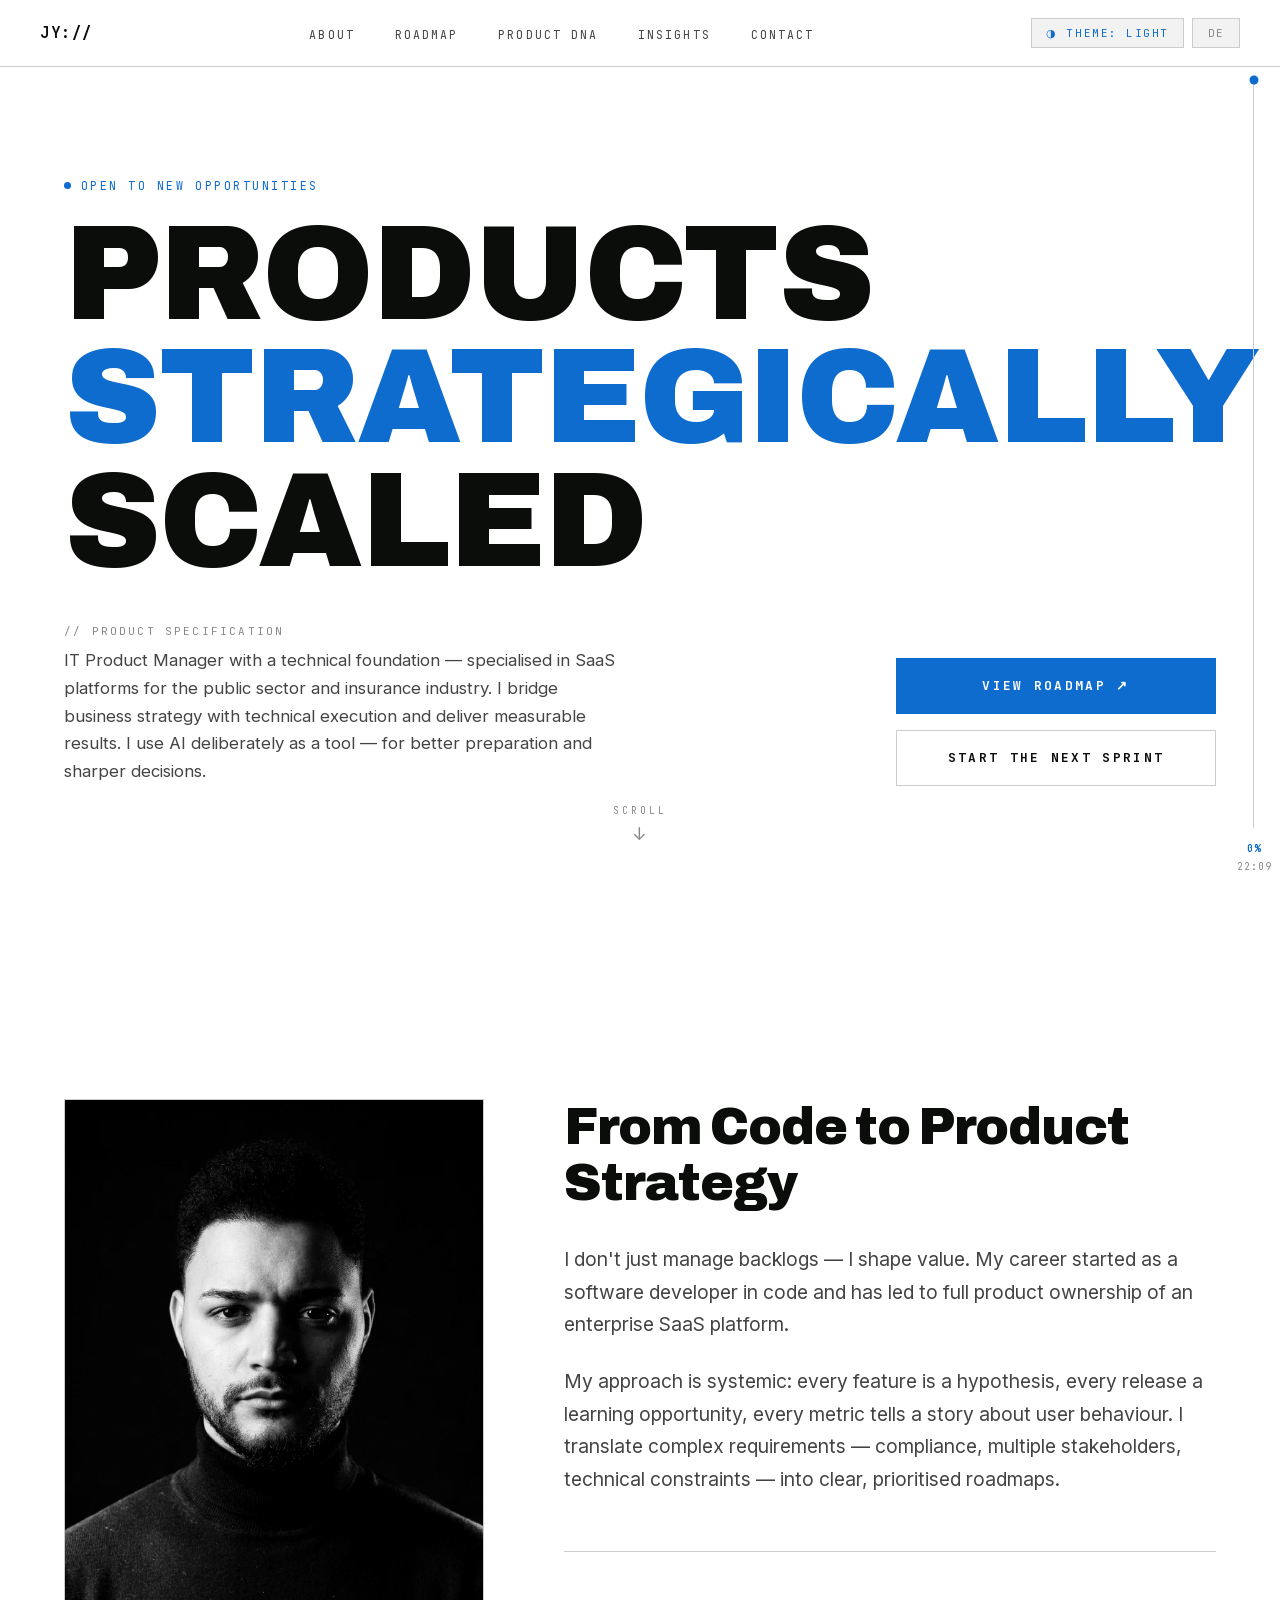
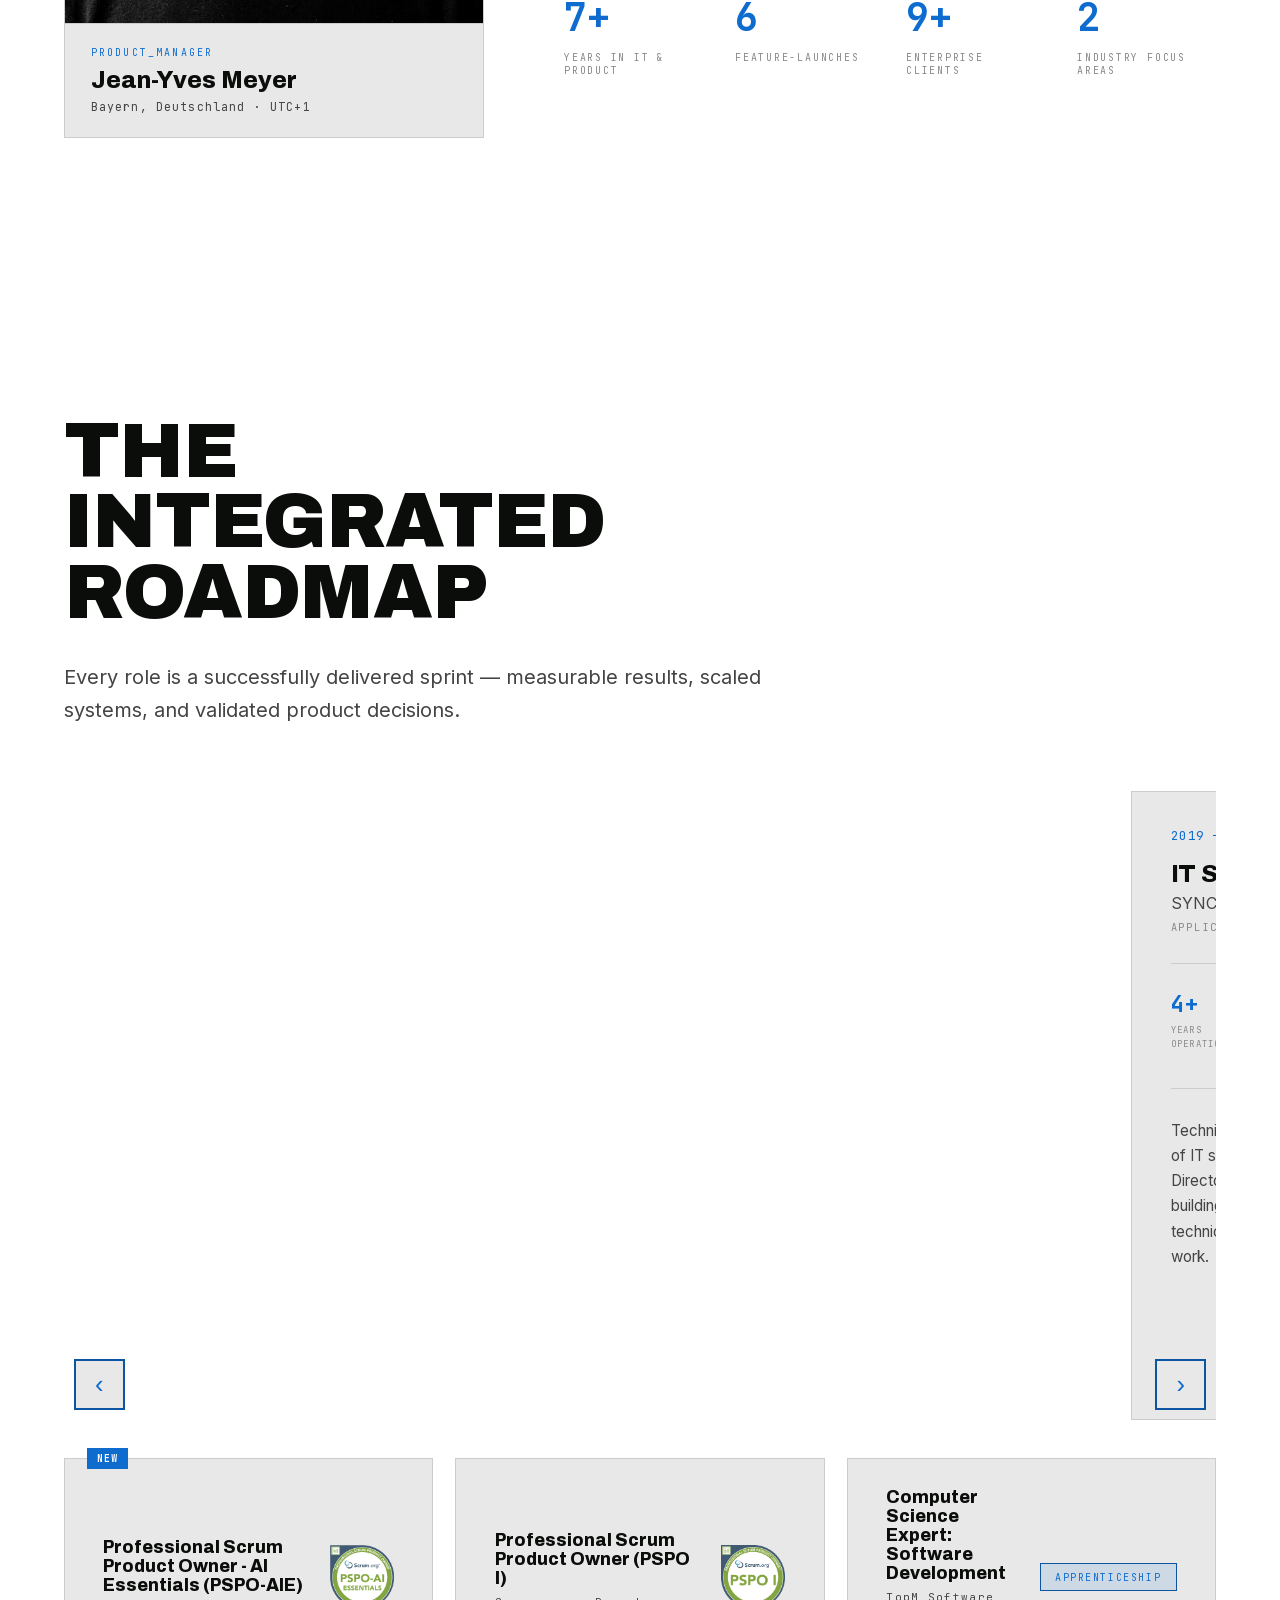
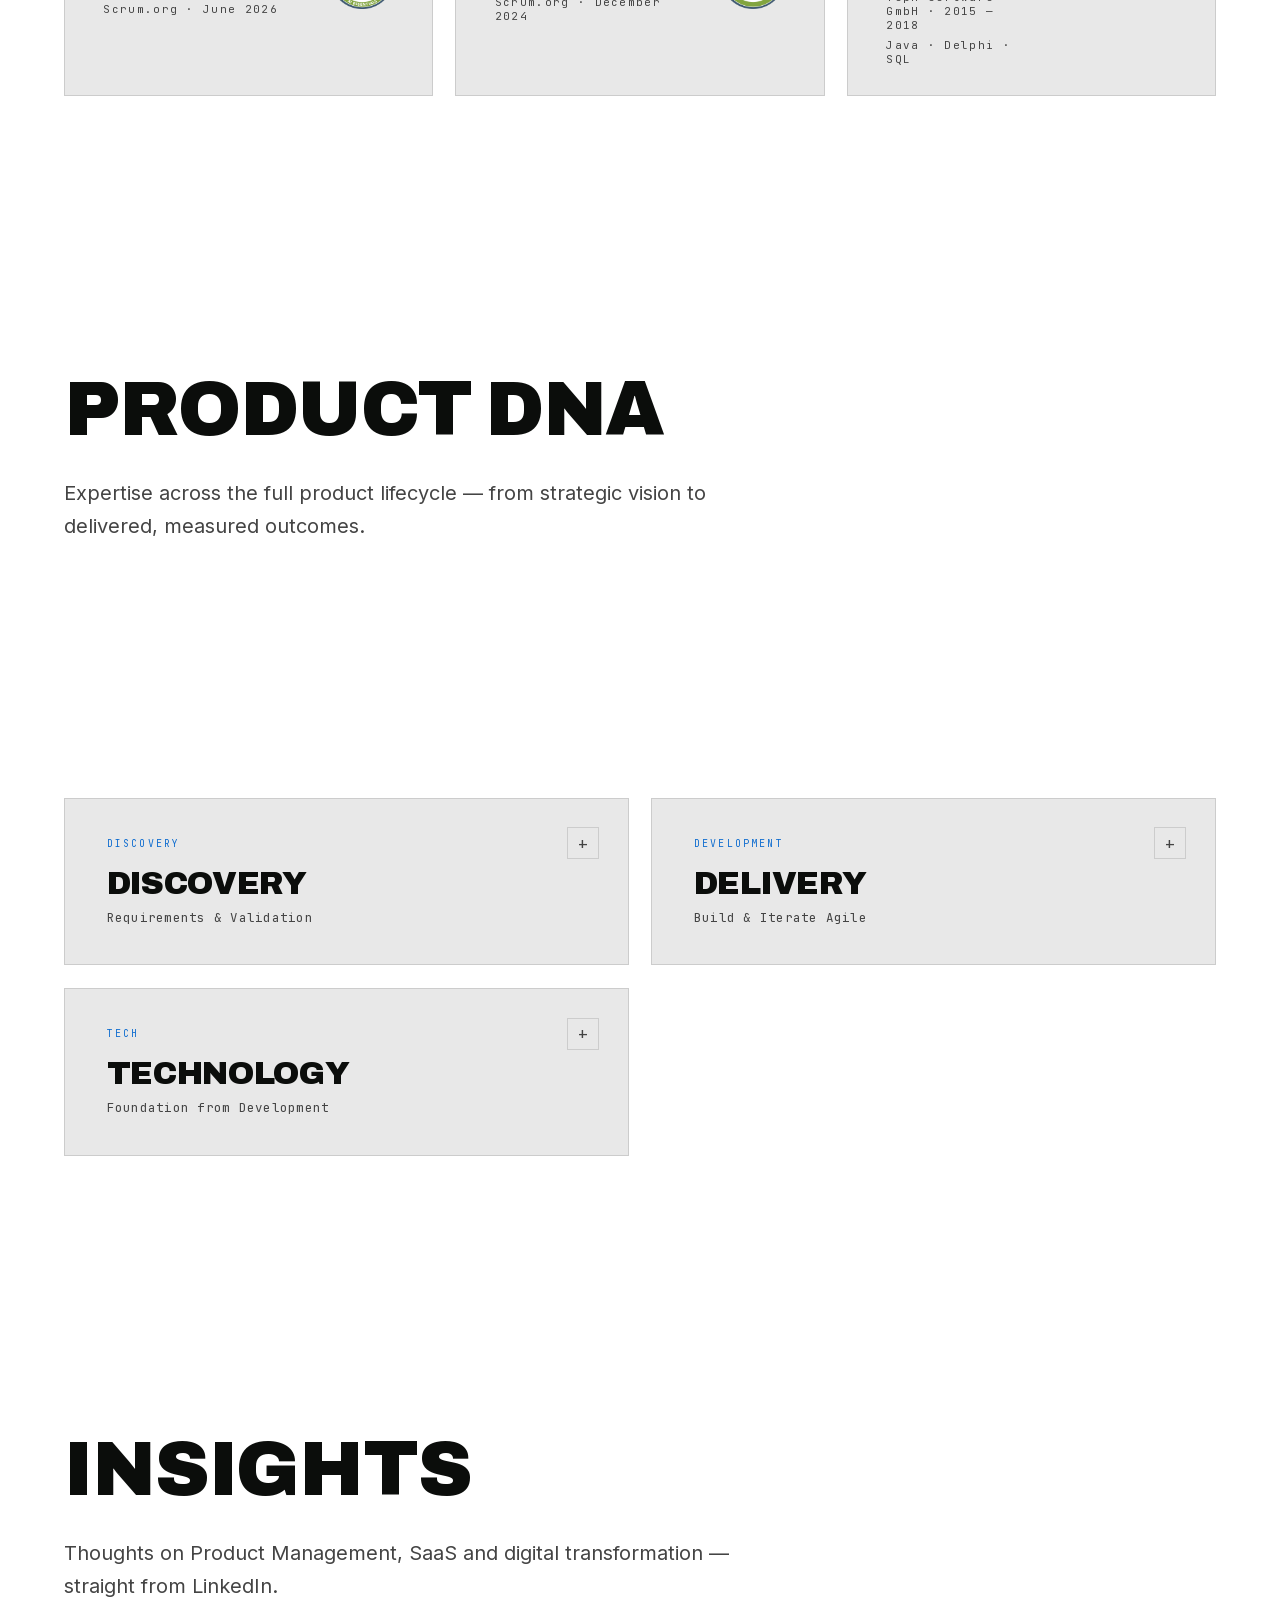
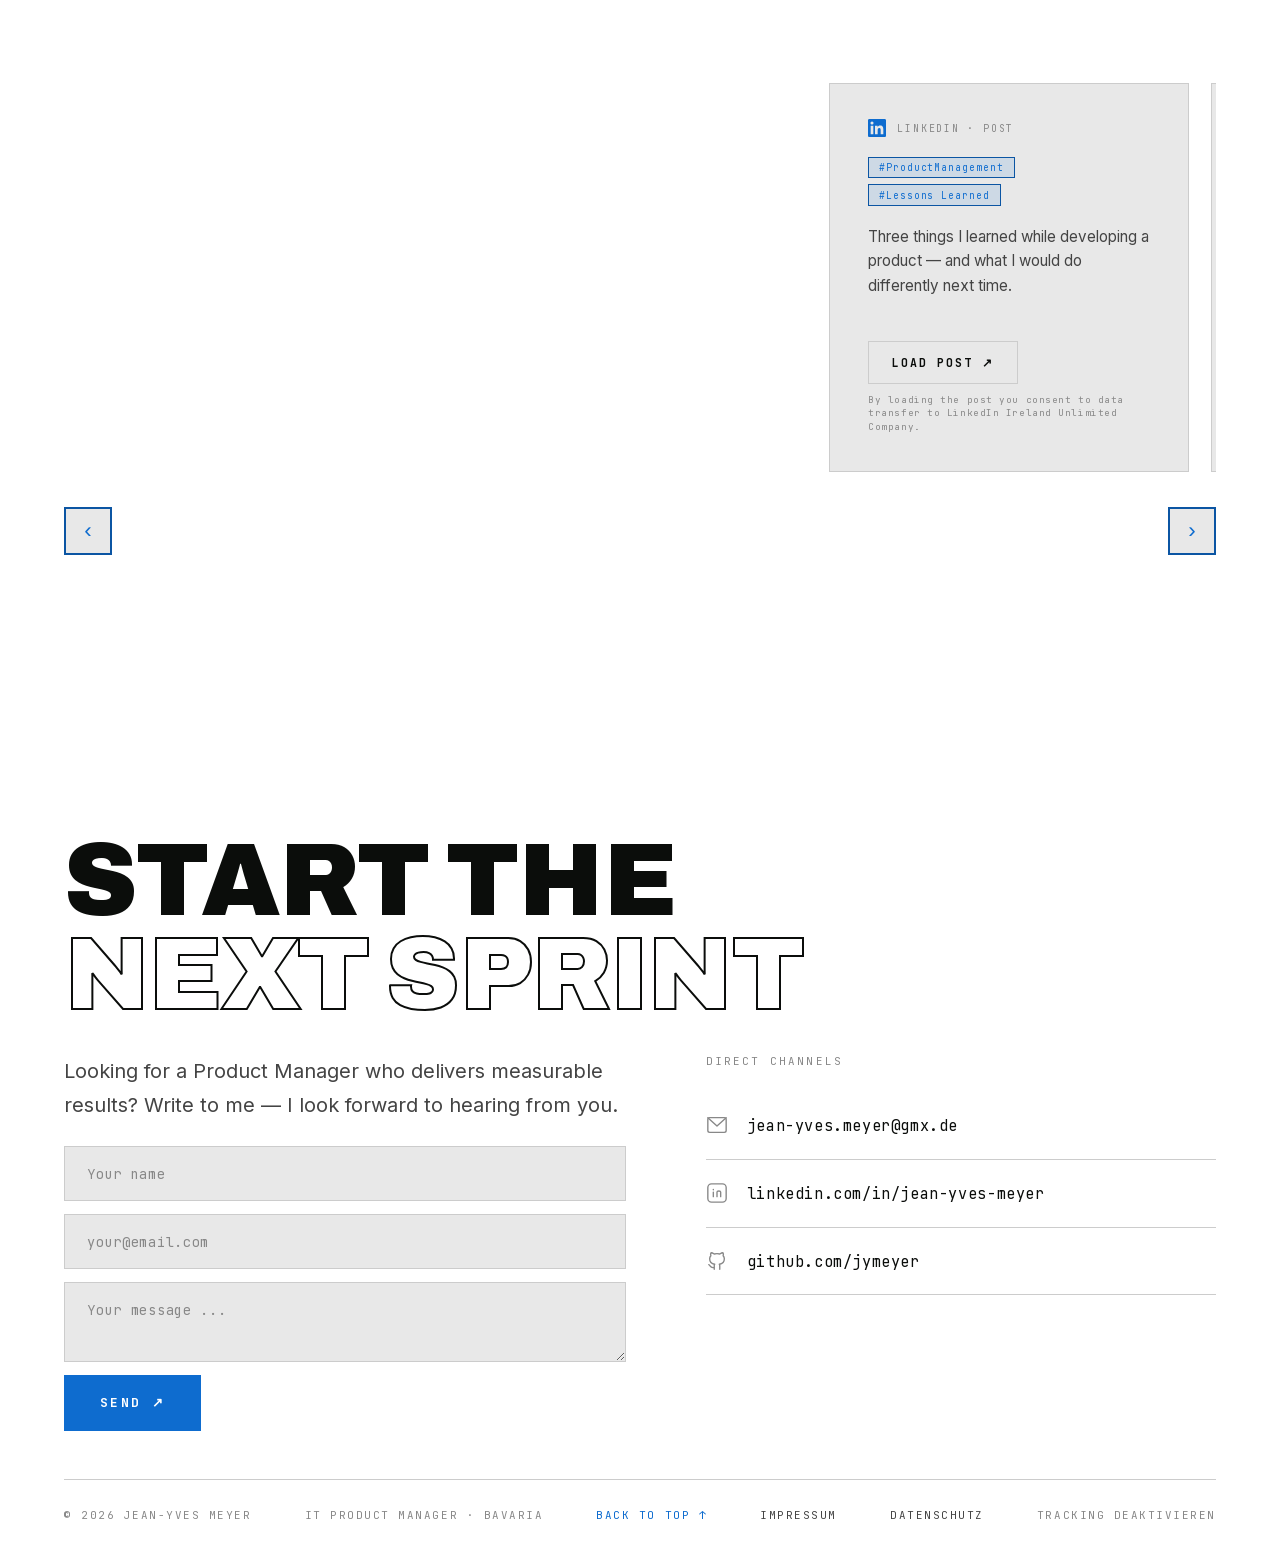
<file: index.html>
<!DOCTYPE html>
<html lang="de">
<head>
  <meta charset="UTF-8"/>
  <meta name="viewport" content="width=device-width, initial-scale=1.0"/>
  <title>Jean-Yves Meyer – IT Product Manager</title>

  <!-- ── SEO ── -->
  <meta name="description" content="Portfolio von Jean-Yves Meyer — IT Product Manager mit technischem Fundament. Spezialisiert auf SaaS-Plattformen für den öffentlichen Sektor und die Versicherungsbranche. Bayern, Deutschland."/>
  <meta name="author" content="Jean-Yves Meyer"/>
  <meta name="keywords" content="Jean-Yves Meyer, jeamr, IT Product Manager, SaaS, Product Management, Bayern, SYNCPILOT"/>
  <link rel="canonical" href="https://jeamr.com/"/>
  <link rel="icon" href="/favicon.svg" type="image/svg+xml"/>
  <link rel="icon" href="/favicon-32.png" type="image/png" sizes="32x32"/>
  <link rel="apple-touch-icon" href="/apple-touch-icon.png"/>

  <!-- ── OPEN GRAPH (Social Sharing) ── -->
  <meta property="og:type" content="website"/>
  <meta property="og:url" content="https://jeamr.com/"/>
  <meta property="og:title" content="Jean-Yves Meyer – IT Product Manager"/>
  <meta property="og:description" content="IT Product Manager mit technischem Fundament — SaaS, öffentlicher Sektor, Versicherungsbranche. Bayern, Deutschland."/>
  <meta property="og:image" content="https://jeamr.com/foto.jpg"/>
  <meta property="og:image:width" content="755"/>
  <meta property="og:image:height" content="847"/>
  <meta property="og:locale" content="de_DE"/>

  <!-- ── TWITTER / X CARD ── -->
  <meta name="twitter:card" content="summary_large_image"/>
  <meta name="twitter:title" content="Jean-Yves Meyer – IT Product Manager"/>
  <meta name="twitter:description" content="IT Product Manager mit technischem Fundament — SaaS, öffentlicher Sektor, Versicherungsbranche. Bayern, Deutschland."/>
  <meta name="twitter:image" content="https://jeamr.com/foto.jpg"/>

  <!-- ── STRUCTURED DATA (Google Person Schema) ── -->
  <script type="application/ld+json">
  {
    "@context": "https://schema.org",
    "@type": "Person",
    "name": "Jean-Yves Meyer",
    "alternateName": "jeamr",
    "url": "https://jeamr.com",
    "image": "https://jeamr.com/foto.jpg",
    "jobTitle": "IT Product Manager",
    "worksFor": {
      "@type": "Organization",
      "name": "SYNCPILOT Group"
    },
    "address": {
      "@type": "PostalAddress",
      "addressRegion": "Bayern",
      "addressCountry": "DE"
    },
    "sameAs": [
      "https://www.linkedin.com/in/jean-yves-meyer/",
      "https://github.com/jymeyer"
    ]
  }
  </script>

  <link href="fonts.css" rel="stylesheet"/>
  <script defer src="https://cloud.umami.is/script.js" data-website-id="b6e966e9-124f-4e22-988d-b13d6663477e"></script>
  <style>
    *, *::before, *::after { box-sizing: border-box; margin: 0; padding: 0; }

    :root {
      --bg:        #0B0D0B;
      --bg-soft:   #101310;
      --card:      #121512;
      --line:      #232823;
      --white:     #F2F3F0;
      --grey:      #9BA09A;
      --dim:       #5C625C;
      --green:     #0E6CCF;
      --green-dim: #0B55A3;
      --green-bg:  rgba(14,108,207,0.12);
    }

    html { scroll-behavior: smooth; }

    body {
      font-family: 'Inter', sans-serif;
      background: var(--bg);
      color: var(--white);
      min-height: 100vh;
      overflow-x: hidden;
    }

    ::selection { background: var(--green); color: var(--bg); }

    /* subtle grid background */
    body::before {
      content: '';
      position: fixed;
      inset: 0;
      background-image:
        linear-gradient(rgba(255,255,255,0.025) 1px, transparent 1px),
        linear-gradient(90deg, rgba(255,255,255,0.025) 1px, transparent 1px);
      background-size: 80px 80px;
      pointer-events: none;
      z-index: 0;
    }

    /* ─── NAV ─── */
    .nav {
      position: fixed;
      top: 0; left: 0; right: 0;
      z-index: 100;
      display: flex;
      align-items: center;
      justify-content: space-between;
      padding: 1.1rem 2.5rem;
      background: rgba(11,13,11,0.85);
      backdrop-filter: blur(12px);
      border-bottom: 1px solid var(--line);
    }
    .nav-logo {
      font-family: 'JetBrains Mono', monospace;
      font-weight: 700;
      font-size: 0.95rem;
      letter-spacing: 0.1em;
      color: var(--white);
      text-decoration: none;
    }
    .nav-links {
      display: flex;
      gap: 2.5rem;
      list-style: none;
    }
    .nav-links a {
      font-family: 'JetBrains Mono', monospace;
      font-size: 0.72rem;
      letter-spacing: 0.18em;
      text-transform: uppercase;
      color: var(--grey);
      text-decoration: none;
      transition: color 0.2s;
    }
    .nav-links a:hover, .nav-links a.active { color: var(--white); }
    .nav-state {
      display: flex;
      align-items: center;
      gap: 0.5rem;
      font-family: 'JetBrains Mono', monospace;
      font-size: 0.68rem;
      letter-spacing: 0.14em;
      color: var(--green);
      border: 1px solid var(--line);
      padding: 0.45rem 0.9rem;
      background: var(--bg-soft);
      cursor: pointer;
      user-select: none;
      transition: border-color 0.2s;
    }
    .nav-state:hover { border-color: var(--green); }
    .lang-toggle {
      font-family: 'JetBrains Mono', monospace;
      font-size: 0.68rem;
      letter-spacing: 0.14em;
      color: var(--dim);
      border: 1px solid var(--line);
      padding: 0.45rem 0.9rem;
      background: var(--bg-soft);
      cursor: pointer;
      user-select: none;
      transition: border-color 0.2s, color 0.2s;
    }
    .lang-toggle:hover { border-color: var(--green); color: var(--green); }
    .nav-controls {
      display: flex;
      align-items: center;
      gap: 0.5rem;
    }
    .state-dot {
      width: 7px; height: 7px;
      border-radius: 50%;
      background: var(--green);
      animation: pulse 2s infinite;
    }
    @keyframes pulse { 0%,100% { opacity: 1; } 50% { opacity: 0.35; } }

    /* ─── SCROLL PROGRESS (right side) ─── */
    .scroll-rail {
      position: fixed;
      right: 1.6rem;
      top: 80px;
      bottom: 72px;
      width: 1px;
      background: var(--line);
      z-index: 90;
    }
    .scroll-rail-fill {
      position: absolute;
      top: 0; left: 0;
      width: 100%;
      height: 0%;
      background: var(--green);
    }
    .scroll-rail-dot {
      position: absolute;
      left: 50%;
      transform: translate(-50%, -50%);
      width: 9px; height: 9px;
      border-radius: 50%;
      background: var(--green);
      top: 0%;
    }
    .scroll-meta {
      position: fixed;
      right: 1.6rem;
      bottom: 1.5rem;
      z-index: 90;
      font-family: 'JetBrains Mono', monospace;
      font-size: 0.62rem;
      letter-spacing: 0.1em;
      color: var(--dim);
      text-align: center;
      line-height: 1.8;
      transform: translateX(50%);
    }
    .scroll-meta .pct { color: var(--green); font-weight: 700; }
    .scroll-section-label {
      position: fixed;
      right: 0.3rem;
      bottom: 5rem;
      z-index: 90;
      font-family: 'JetBrains Mono', monospace;
      font-size: 0.6rem;
      letter-spacing: 0.2em;
      color: var(--dim);
      writing-mode: vertical-rl;
      text-transform: uppercase;
    }

    /* ─── LAYOUT ─── */
    .wrap {
      position: relative;
      z-index: 1;
      max-width: 1500px;
      margin: 0 auto;
      padding: 0 4rem;
    }

    section { padding: 9rem 0 5rem; scroll-margin-top: 64px; }
    #contact { padding-bottom: 0; }

    .sec-label {
      display: flex;
      align-items: center;
      gap: 1rem;
      font-family: 'JetBrains Mono', monospace;
      font-size: 0.72rem;
      letter-spacing: 0.22em;
      text-transform: uppercase;
      color: var(--green);
      margin-bottom: 2.5rem;
      opacity: 0;
      transform: translateY(20px);
      transition: opacity 0.6s ease, transform 0.6s ease;
    }
    .sec-label.visible {
      opacity: 1;
      transform: translateY(0);
    }
    .sec-label::before {
      content: '';
      width: 48px;
      height: 1px;
      background: var(--green);
    }

    .display {
      font-family: 'Archivo', sans-serif;
      font-weight: 900;
      text-transform: uppercase;
      line-height: 0.92;
      letter-spacing: -0.015em;
    }

    /* ─── HERO ─── */
    #hero {
      min-height: 100vh;
      min-height: 100dvh;
      display: flex;
      flex-direction: column;
      justify-content: center;
      padding-top: 7rem;
      padding-bottom: 3rem;
      position: relative;
    }
    .avail {
      display: inline-flex;
      align-items: center;
      gap: 0.6rem;
      font-family: 'JetBrains Mono', monospace;
      font-size: 0.72rem;
      letter-spacing: 0.22em;
      text-transform: uppercase;
      color: var(--green);
      margin-bottom: 1.2rem;
    }
    .hero-title {
      font-size: clamp(2.4rem, 10.5vw, 11rem);
      margin-bottom: 2.5rem;
    }
    .hero-title .accent { color: var(--green); }
    .hero-bottom {
      display: flex;
      justify-content: space-between;
      align-items: flex-end;
      gap: 3rem;
      flex-wrap: wrap;
    }
    .hero-spec { max-width: 560px; }
    .hero-spec-label {
      font-family: 'JetBrains Mono', monospace;
      font-size: 0.68rem;
      letter-spacing: 0.2em;
      text-transform: uppercase;
      color: var(--dim);
      margin-bottom: 0.6rem;
    }
    .hero-spec p {
      font-size: 1.05rem;
      line-height: 1.65;
      color: var(--grey);
    }
    .hero-cta {
      display: flex;
      flex-direction: column;
      gap: 1rem;
      min-width: 320px;
    }
    .btn {
      font-family: 'JetBrains Mono', monospace;
      font-size: 0.8rem;
      font-weight: 700;
      letter-spacing: 0.18em;
      text-transform: uppercase;
      text-decoration: none;
      text-align: center;
      padding: 1.15rem 2.2rem;
      transition: all 0.2s;
      cursor: pointer;
      border: 1px solid transparent;
      display: inline-flex;
      align-items: center;
      justify-content: center;
      gap: 0.6rem;
    }
    .btn-green {
      background: var(--green);
      color: var(--bg);
    }
    .btn-green:hover { background: var(--white); }
    .btn-ghost {
      background: transparent;
      color: var(--white);
      border-color: var(--line);
    }
    .btn-ghost:hover { border-color: var(--green); color: var(--green); }

    /* ─── ABOUT ─── */
    .about-grid {
      display: grid;
      grid-template-columns: 420px 1fr;
      gap: 5rem;
      align-items: start;
    }
    .about-photo {
      position: relative;
      border: 1px solid var(--line);
      background: var(--card);
    }
    .about-photo img {
      width: 100%;
      display: block;
      filter: grayscale(100%) contrast(1.05);
      aspect-ratio: 4/5;
      object-fit: cover;
      object-position: center top;
    }
    .about-photo-caption {
      padding: 1.4rem 1.6rem;
      border-top: 1px solid var(--line);
    }
    .photo-tag {
      font-family: 'JetBrains Mono', monospace;
      font-size: 0.62rem;
      letter-spacing: 0.22em;
      text-transform: uppercase;
      color: var(--green);
      margin-bottom: 0.5rem;
    }
    .photo-name {
      font-family: 'Archivo', sans-serif;
      font-weight: 800;
      font-size: 1.5rem;
    }
    .photo-loc {
      font-family: 'JetBrains Mono', monospace;
      font-size: 0.72rem;
      letter-spacing: 0.1em;
      color: var(--grey);
      margin-top: 0.4rem;
    }
    .about-h {
      font-family: 'Archivo', sans-serif;
      font-weight: 900;
      font-size: clamp(2.2rem, 4vw, 3.6rem);
      letter-spacing: -0.02em;
      margin-bottom: 2rem;
    }
    .about-text p {
      font-size: 1.2rem;
      line-height: 1.7;
      color: var(--grey);
      margin-bottom: 1.5rem;
      max-width: 760px;
    }
    .stats-row {
      display: grid;
      grid-template-columns: repeat(4, 1fr);
      gap: 2rem;
      margin-top: 3.5rem;
      padding-top: 2.5rem;
      border-top: 1px solid var(--line);
    }
    .stat-val {
      font-family: 'JetBrains Mono', monospace;
      font-weight: 700;
      font-size: 2.4rem;
      color: var(--green);
    }
    .stat-label {
      font-family: 'JetBrains Mono', monospace;
      font-size: 0.62rem;
      letter-spacing: 0.18em;
      text-transform: uppercase;
      color: var(--dim);
      margin-top: 0.5rem;
    }

    /* ─── ROADMAP ─── */
    .roadmap-head { max-width: 700px; margin-bottom: 4rem; }
    .roadmap-title { font-size: clamp(2.8rem, 6vw, 5.5rem); margin-bottom: 2rem; }
    .roadmap-sub {
      font-size: 1.25rem;
      line-height: 1.65;
      color: var(--grey);
    }
    .sprint-grid-wrap {
      overflow: hidden;
      position: relative;
    }
    .sprint-scroll-arrow {
      display: flex;
      position: absolute;
      bottom: 1.6rem;
      z-index: 2;
      background: var(--card);
      border: 2px solid var(--green-dim);
      color: var(--green);
      font-size: 1.6rem;
      width: 3.2rem;
      height: 3.2rem;
      cursor: pointer;
      align-items: center;
      justify-content: center;
      transition: opacity 0.3s, border-color 0.2s, background 0.2s, color 0.2s;
    }
    @media (max-width: 1000px) {
      .sprint-scroll-arrow { font-size: 1.2rem; width: 2.4rem; height: 2.4rem; }
    }
    .sprint-arrow-left { left: 0.6rem; }
    .sprint-arrow-right { right: 0.6rem; }
    .sprint-scroll-arrow:hover { border-color: var(--green); background: var(--green); color: var(--bg); }
    .sprint-grid-wrap.scrolled-end .sprint-arrow-right { opacity: 0; pointer-events: none; }
    .sprint-grid-wrap.at-start .sprint-arrow-left { opacity: 0; pointer-events: none; }
    .sprint-grid {
      display: flex;
      flex-direction: row;
      gap: 1.4rem;
      overflow-x: auto;
      scroll-snap-type: x mandatory;
      -webkit-overflow-scrolling: touch;
      padding-bottom: 1rem;
    }
    .sprint-grid::-webkit-scrollbar { display: none; }
    .sprint-grid { scrollbar-width: none; cursor: grab; }
    .sprint-grid.is-dragging { cursor: grabbing; scroll-snap-type: none; user-select: none; }
    .sprint-card {
      flex: 0 0 360px;
      scroll-snap-align: start;
    }
    .sprint-card {
      background: var(--card);
      border: 1px solid var(--line);
      padding: 2.2rem 2.4rem;
      position: relative;
      transition: border-color 0.25s;
    }
    .sprint-card:hover { border-color: var(--green-dim); }
    .sprint-tag {
      position: absolute;
      top: 1.4rem; right: 1.6rem;
      font-family: 'JetBrains Mono', monospace;
      font-size: 0.62rem;
      letter-spacing: 0.2em;
      color: var(--dim);
    }
    .sprint-date {
      font-family: 'JetBrains Mono', monospace;
      font-size: 0.78rem;
      letter-spacing: 0.12em;
      color: var(--green);
      margin-bottom: 1rem;
    }
    .sprint-role {
      font-family: 'Archivo', sans-serif;
      font-weight: 800;
      font-size: 1.55rem;
      letter-spacing: -0.01em;
      margin-bottom: 0.3rem;
    }
    .sprint-company { font-size: 1rem; color: var(--grey); }
    .sprint-industry {
      font-family: 'JetBrains Mono', monospace;
      font-size: 0.65rem;
      letter-spacing: 0.18em;
      text-transform: uppercase;
      color: var(--dim);
      margin-top: 0.45rem;
    }
    .sprint-metrics {
      display: grid;
      grid-template-columns: repeat(auto-fit, minmax(80px, 1fr));
      gap: 1rem;
      margin: 1.8rem 0;
      padding: 1.5rem 0;
      border-top: 1px solid var(--line);
      border-bottom: 1px solid var(--line);
    }
    .metric-val {
      font-family: 'JetBrains Mono', monospace;
      font-weight: 700;
      font-size: 1.45rem;
      color: var(--green);
    }
    .metric-label {
      font-family: 'JetBrains Mono', monospace;
      font-size: 0.56rem;
      letter-spacing: 0.14em;
      text-transform: uppercase;
      color: var(--dim);
      word-break: break-word;
      hyphens: auto;
      margin-top: 0.35rem;
      line-height: 1.5;
    }
    .sprint-desc {
      font-size: 0.95rem;
      line-height: 1.65;
      color: var(--grey);
    }

    /* ─── CERTIFICATIONS ─── */
    .cert-row {
      display: grid;
      grid-template-columns: repeat(auto-fit, minmax(min(280px, 100%), 1fr));
      gap: 1.4rem;
      margin-top: 1.4rem;
    }
    .cert-card {
      background: var(--card);
      border: 1px solid var(--line);
      padding: 1.8rem 2.4rem;
      display: flex;
      justify-content: space-between;
      align-items: center;
      gap: 1.5rem;
      transition: border-color 0.25s;
      position: relative;
    }
    .cert-card:hover { border-color: var(--green-dim); }
    .cert-card--clickable { cursor: pointer; }
    @keyframes cert-pulse {
      0%, 100% { border-color: var(--line); box-shadow: none; }
      50% { border-color: var(--green); box-shadow: 0 0 14px rgba(14, 108, 207, 0.4); }
    }
    .cert-card--new { animation: cert-pulse 2.2s ease-in-out infinite; }
    .cert-new-badge {
      position: absolute;
      top: -0.7rem;
      left: 1.4rem;
      display: inline-block;
      width: max-content;
      background: var(--green);
      color: var(--bg);
      font-family: 'JetBrains Mono', monospace;
      font-size: 0.6rem;
      font-weight: 700;
      letter-spacing: 0.12em;
      text-transform: uppercase;
      padding: 0.25rem 0.6rem;
      white-space: nowrap;
    }
    .cert-modal-img {
      display: block;
      margin: 0 auto 1rem;
      border: 1px solid var(--line);
      max-width: 100%;
      max-height: calc(75vh - 120px);
      width: auto;
      height: auto;
      object-fit: contain;
    }
    .modal-box--cert {
      overflow-y: hidden;
      max-width: 560px;
    }
    .cert-modal-actions {
      display: flex;
      justify-content: center;
    }
    .cert-name {
      font-family: 'Archivo', sans-serif;
      font-weight: 800;
      font-size: 1.1rem;
    }
    .cert-sub {
      font-family: 'JetBrains Mono', monospace;
      font-size: 0.68rem;
      letter-spacing: 0.12em;
      color: var(--grey);
      margin-top: 0.4rem;
    }
    .cert-badge {
      font-family: 'JetBrains Mono', monospace;
      font-size: 0.62rem;
      letter-spacing: 0.16em;
      text-transform: uppercase;
      color: var(--green);
      border: 1px solid var(--green-dim);
      padding: 0.4rem 0.9rem;
      white-space: nowrap;
      background: var(--green-bg);
    }
    .cert-badge-img {
      width: 64px;
      height: 64px;
      flex-shrink: 0;
    }

    /* ─── PRODUCT DNA ─── */
    .dna-head { max-width: 700px; margin-bottom: 4rem; }
    .dna-title { font-size: clamp(2.8rem, 6vw, 5.5rem); margin-bottom: 2rem; }
    .dna-grid {
      display: grid;
      grid-template-columns: 1fr 1fr;
      gap: 1.4rem;
    }
    .dna-card {
      background: var(--card);
      border: 1px solid var(--line);
      padding: 2.4rem 2.6rem;
      cursor: pointer;
      position: relative;
      opacity: 0;
      transform: translateY(40px);
      transition: opacity 0.5s ease, transform 0.5s ease, border-color 0.25s;
    }
    .dna-card.visible {
      opacity: 1;
      transform: translateY(0);
    }
    .dna-card:hover { border-color: var(--green-dim); }
    .dna-cat {
      font-family: 'JetBrains Mono', monospace;
      font-size: 0.62rem;
      letter-spacing: 0.22em;
      text-transform: uppercase;
      color: var(--green);
      margin-bottom: 1rem;
    }
    .dna-name {
      font-family: 'Archivo', sans-serif;
      font-weight: 900;
      font-size: 2rem;
      text-transform: uppercase;
      letter-spacing: -0.01em;
    }
    .dna-sub {
      font-family: 'JetBrains Mono', monospace;
      font-size: 0.78rem;
      letter-spacing: 0.1em;
      color: var(--grey);
      margin-top: 0.5rem;
    }
    .dna-plus {
      position: absolute;
      top: 1.8rem; right: 1.8rem;
      width: 32px; height: 32px;
      border: 1px solid var(--line);
      display: flex;
      align-items: center;
      justify-content: center;
      font-family: 'JetBrains Mono', monospace;
      color: var(--grey);
      font-size: 1rem;
      transition: all 0.2s;
    }
    .dna-card:hover .dna-plus { border-color: var(--green); color: var(--green); }
    .dna-card.open .dna-plus { transform: rotate(45deg); border-color: var(--green); color: var(--green); }
    .dna-card.open { grid-column: 1 / -1; }
    .dna-detail {
      max-height: 0;
      overflow: hidden;
      transition: max-height 0.7s cubic-bezier(0.4, 0, 0.2, 1);
    }
    .dna-card.open .dna-detail { max-height: 600px; }
    .dna-detail-inner {
      padding-top: 1.8rem;
      margin-top: 1.8rem;
      border-top: 1px solid var(--line);
      display: flex;
      flex-direction: column;
      gap: 1.4rem;
    }
    .dna-detail p {
      font-size: 0.95rem;
      line-height: 1.65;
      color: var(--grey);
      margin-bottom: 0.4rem;
    }
    .dna-group-label {
      font-family: 'JetBrains Mono', monospace;
      font-size: 0.6rem;
      letter-spacing: 0.22em;
      text-transform: uppercase;
      color: var(--dim);
      margin-bottom: 0.7rem;
    }
    .dna-tags {
      display: flex;
      flex-wrap: wrap;
      gap: 0.5rem;
    }
    .dna-tag {
      font-family: 'JetBrains Mono', monospace;
      font-size: 0.7rem;
      letter-spacing: 0.06em;
      padding: 0.35rem 0.85rem;
      border: 1px solid var(--line);
      color: var(--grey);
    }
    .dna-tag.filled {
      background: var(--green-bg);
      border-color: var(--green-dim);
      color: var(--green);
    }
    .dna-tag.muted {
      background: var(--bg-soft);
      color: var(--dim);
    }

    /* ─── INSIGHTS ─── */
    .insights-head { max-width: 700px; margin-bottom: 4rem; }
    .insights-title { font-size: clamp(2.8rem, 6vw, 5.5rem); margin-bottom: 2rem; }
    .insights-grid-wrap {
      overflow: hidden;
      position: relative;
    }
    .insights-grid {
      display: flex;
      flex-direction: row;
      gap: 1.4rem;
      overflow-x: auto;
      scroll-snap-type: x mandatory;
      -webkit-overflow-scrolling: touch;
      padding-top: 1rem;
      padding-bottom: 1rem;
      cursor: grab;
    }
    .insights-grid::-webkit-scrollbar { display: none; }
    .insights-grid { scrollbar-width: none; }
    .insights-grid.is-dragging { cursor: grabbing; scroll-snap-type: none; user-select: none; }
    .insight-card {
      flex: 0 0 360px;
      scroll-snap-align: start;
      background: var(--card);
      border: 1px solid var(--line);
      position: relative;
      opacity: 0;
      transform: translateY(40px);
      transition: opacity 0.5s ease, transform 0.5s ease, border-color 0.25s;
    }
    .insight-card.visible {
      opacity: 1;
      transform: translateY(0);
    }
    .insight-card:hover { border-color: var(--green-dim); }
    .insight-card--new { animation: cert-pulse 2.2s ease-in-out infinite; }
    .insight-badge {
      position: absolute;
      top: -0.7rem;
      left: 1.6rem;
      display: inline-block;
      width: max-content;
      background: var(--green);
      color: var(--bg);
      font-family: 'JetBrains Mono', monospace;
      font-size: 0.6rem;
      font-weight: 700;
      letter-spacing: 0.12em;
      text-transform: uppercase;
      padding: 0.25rem 0.6rem;
      white-space: nowrap;
    }
    .insights-nav {
      display: flex;
      justify-content: space-between;
      margin-top: 1.2rem;
    }
    .insight-scroll-arrow {
      display: flex;
      background: var(--card);
      border: 2px solid var(--green-dim);
      color: var(--green);
      font-size: 1.4rem;
      width: 3rem;
      height: 3rem;
      cursor: pointer;
      align-items: center;
      justify-content: center;
      transition: opacity 0.3s, border-color 0.2s, background 0.2s, color 0.2s;
    }
    .insight-scroll-arrow:hover { border-color: var(--green); background: var(--green); color: var(--bg); }
    .insights-grid-wrap.scrolled-end + .insights-nav .insight-arrow-right { opacity: 0; pointer-events: none; }
    .insights-grid-wrap.at-start + .insights-nav .insight-arrow-left { opacity: 0; pointer-events: none; }
    .insight-placeholder {
      padding: 2.2rem 2.4rem;
      display: flex;
      flex-direction: column;
      gap: 1.2rem;
      height: 100%;
    }
    .insight-li-logo {
      display: flex;
      align-items: center;
      gap: 0.7rem;
      font-family: 'JetBrains Mono', monospace;
      font-size: 0.62rem;
      letter-spacing: 0.18em;
      text-transform: uppercase;
      color: var(--dim);
    }
    .insight-li-logo svg { width: 18px; height: 18px; color: var(--green); flex-shrink: 0; }
    .insight-tags {
      display: flex;
      flex-wrap: wrap;
      gap: 0.4rem;
    }
    .insight-tag {
      font-family: 'JetBrains Mono', monospace;
      font-size: 0.6rem;
      letter-spacing: 0.1em;
      color: var(--green);
      padding: 0.2rem 0.6rem;
      border: 1px solid var(--green-dim);
      background: var(--green-bg);
    }
    .insight-teaser {
      font-size: 0.95rem;
      line-height: 1.6;
      color: var(--grey);
      flex: 1;
    }
    .insight-footer {
      display: flex;
      flex-direction: column;
      gap: 0.6rem;
    }
    .insight-consent {
      font-family: 'JetBrains Mono', monospace;
      font-size: 0.58rem;
      letter-spacing: 0.06em;
      color: var(--dim);
      line-height: 1.5;
    }
    .insight-iframe {
      width: 100%;
      height: 570px;
      border: none;
      display: none;
    }

    /* ─── CONTACT ─── */
    .contact-title {
      font-size: clamp(3rem, 8vw, 7.5rem);
      margin-bottom: 2rem;
    }
    .contact-title .outline {
      color: transparent;
      -webkit-text-stroke: 2px var(--white);
    }
    .contact-grid {
      display: grid;
      grid-template-columns: 1.1fr 1fr;
      gap: 5rem;
      align-items: start;
    }
    .contact-text {
      font-size: 1.25rem;
      line-height: 1.7;
      color: var(--grey);
      margin-bottom: 1.5rem;
    }
    .mail-form { display: flex; flex-direction: column; gap: 0.8rem; }
    .mail-form input, .mail-form textarea {
      width: 100%;
      font-family: 'JetBrains Mono', monospace;
      font-size: 0.85rem;
      letter-spacing: 0.05em;
      background: var(--card);
      border: 1px solid var(--line);
      color: var(--white);
      padding: 1.1rem 1.4rem;
      outline: none;
      transition: border-color 0.2s;
    }
    .mail-form textarea { resize: vertical; min-height: 80px; }
    .mail-form input:focus, .mail-form textarea:focus { border-color: var(--green); }
    .mail-form input::placeholder, .mail-form textarea::placeholder { color: var(--dim); }
    .mail-form .btn { align-self: flex-start; }
    .form-status {
      display: none;
      font-family: 'JetBrains Mono', monospace;
      font-size: 0.78rem;
      letter-spacing: 0.08em;
      padding: 1rem 1.3rem;
      border: 1px solid var(--green-dim);
      background: var(--green-bg);
      color: var(--green);
    }
    .form-status.error {
      border-color: #8a5050;
      background: rgba(200,100,100,0.1);
      color: #d99;
    }
    .channels-label {
      font-family: 'JetBrains Mono', monospace;
      font-size: 0.68rem;
      letter-spacing: 0.2em;
      text-transform: uppercase;
      color: var(--dim);
      margin-bottom: 1.5rem;
    }
    .channel {
      display: flex;
      align-items: center;
      gap: 1.2rem;
      font-family: 'JetBrains Mono', monospace;
      font-size: 0.95rem;
      letter-spacing: 0.04em;
      color: var(--white);
      text-decoration: none;
      padding: 1.4rem 0;
      border-bottom: 1px solid var(--line);
      transition: color 0.2s, padding-left 0.2s;
    }
    .channel:hover { color: var(--green); padding-left: 0.6rem; }
    .channel-icon { color: var(--dim); width: 22px; height: 22px; flex-shrink: 0; }

    /* ─── FOOTER ─── */
    footer {
      border-top: 1px solid var(--line);
      margin-top: 3rem;
      padding: 1.8rem 0 1.8rem;
    }
    .footer-inner {
      display: flex;
      justify-content: space-between;
      align-items: center;
      gap: 1rem;
      flex-wrap: wrap;
      font-family: 'JetBrains Mono', monospace;
      font-size: 0.68rem;
      letter-spacing: 0.14em;
      text-transform: uppercase;
      color: var(--dim);
    }
    .footer-inner a { color: var(--green); text-decoration: none; }
    .footer-inner a:hover { color: var(--green); }

    /* ─── SCROLL HINT ─── */
    .scroll-hint {
      position: fixed;
      bottom: 3.5rem;
      left: 50%;
      transform: translateX(-50%);
      display: flex;
      flex-direction: column;
      align-items: center;
      gap: 0.4rem;
      opacity: 1;
      transition: opacity 0.4s ease;
      pointer-events: none;
      z-index: 90;
    }
    .scroll-hint.hidden { opacity: 0; }
    .scroll-hint-label {
      font-family: 'JetBrains Mono', monospace;
      font-size: 0.62rem;
      letter-spacing: 0.3em;
      text-transform: uppercase;
      color: var(--dim);
    }
    .scroll-hint-arrow {
      font-size: 1.1rem;
      color: var(--dim);
      animation: bounce 1.8s infinite;
    }
    @keyframes bounce {
      0%, 100% { transform: translateY(0); }
      50% { transform: translateY(5px); }
    }

    /* ─── SPRINT NEXT CARD (SPRINT_05) ─── */
    .sprint-next-dot {
      width: 28px;
      height: 28px;
      border-radius: 50%;
      border: 2px solid var(--green);
      background: transparent;
      animation: pulse-ring 2s infinite;
    }
    @keyframes pulse-ring {
      0%, 100% { box-shadow: 0 0 0 0 rgba(14,108,207,0.5); }
      50% { box-shadow: 0 0 0 10px rgba(14,108,207,0); }
    }
    .sprint-next-card {
      display: flex;
      flex-direction: column;
      align-items: center;
      justify-content: center;
      gap: 1.4rem;
      border: 1px dashed var(--green-dim) !important;
      text-decoration: none;
    }
    .sprint-next-card:hover { border-color: var(--green) !important; }
    .sprint-next-title {
      font-family: 'Archivo', sans-serif;
      font-size: 1.15rem;
      font-weight: 700;
      color: var(--white);
      text-align: center;
      line-height: 1.4;
    }
    .sprint-next-sub {
      font-family: 'JetBrains Mono', monospace;
      font-size: 0.62rem;
      letter-spacing: 0.16em;
      text-transform: uppercase;
      color: var(--dim);
      text-align: center;
      line-height: 1.7;
    }
    .sprint-next-cta {
      font-family: 'JetBrains Mono', monospace;
      font-size: 0.65rem;
      font-weight: 700;
      letter-spacing: 0.18em;
      text-transform: uppercase;
      color: var(--green);
      margin-top: 0.4rem;
    }

    /* ─── SPRINT CARD SLIDE-IN ─── */
    .sprint-card {
      opacity: 0;
      transform: translateX(80px);
      transition: opacity 0.5s ease, transform 0.5s ease;
    }
    .sprint-card.visible {
      opacity: 1;
      transform: translateX(0);
    }

    /* ─── HIGH ALERT MODE ─── */
    body.high-alert {
      --bg:      #ffffff;
      --bg-soft: #f2f2f2;
      --card:    #e8e8e8;
      --line:    #cccccc;
      --white:   #0B0D0B;
      --grey:    #444444;
      --dim:     #888888;
    }
    body.high-alert::before { display: none; }
    body.high-alert .nav {
      background: rgba(255,255,255,0.92);
    }
    body.high-alert .nav-state { color: var(--green); border-color: var(--line); }

    /* ─── EASTER EGG: SNAKE ─── */
    #snakeGame {
      display: none;
      position: fixed;
      inset: 0;
      z-index: 600;
      background: rgba(0,0,0,0.97);
      align-items: center;
      justify-content: center;
      flex-direction: column;
      gap: 1rem;
      padding: 1.5rem;
      backdrop-filter: blur(4px);
    }
    #snakeGame.open { display: flex; }
    #snakeHeader {
      display: flex;
      justify-content: space-between;
      align-items: center;
      width: 100%;
      max-width: 600px;
      font-family: 'JetBrains Mono', monospace;
      font-size: 0.68rem;
      letter-spacing: 0.16em;
      color: var(--dim);
      text-transform: uppercase;
    }
    #snakeScoreLabel { color: var(--green); }
    #snakeClose {
      background: none;
      border: 1px solid var(--green-dim);
      color: var(--green);
      font-family: 'JetBrains Mono', monospace;
      font-size: 0.68rem;
      letter-spacing: 0.12em;
      padding: 0.3rem 0.6rem;
      cursor: pointer;
      transition: border-color 0.2s, background 0.2s, color 0.2s;
    }
    #snakeClose:hover { background: var(--green); color: var(--bg); border-color: var(--green); }
    #snakeCanvas {
      display: block;
      border: 1px solid var(--line);
      max-width: calc(100vw - 3rem);
      max-height: calc(100vw - 3rem);
      image-rendering: pixelated;
    }
    #snakeDpad {
      display: none;
      flex-direction: column;
      align-items: center;
      gap: 0.3rem;
    }
    @media (max-width: 1000px) { #snakeDpad { display: flex; } }
    .dpad-row { display: flex; gap: 0.3rem; }
    .dpad-btn {
      width: 3.2rem;
      height: 3.2rem;
      background: var(--card);
      border: 1px solid var(--line);
      color: var(--green);
      font-size: 1.1rem;
      cursor: pointer;
      display: flex;
      align-items: center;
      justify-content: center;
      transition: background 0.15s, border-color 0.15s;
      -webkit-tap-highlight-color: transparent;
      user-select: none;
    }
    .dpad-btn:active { background: var(--green); color: var(--bg); border-color: var(--green); }
    #snakeHint {
      font-family: 'JetBrains Mono', monospace;
      font-size: 0.62rem;
      letter-spacing: 0.12em;
      color: var(--dim);
      text-align: center;
    }
    @media (max-width: 1000px) { #snakeHint { display: none; } }

    /* ─── EASTER EGG: SECRET TERMINAL ─── */
    #easterEgg {
      display: none;
      position: fixed;
      inset: 0;
      z-index: 500;
      background: rgba(0,0,0,0.96);
      align-items: center;
      justify-content: center;
      padding: 2rem;
      backdrop-filter: blur(4px);
    }
    #easterEgg.open { display: flex; }
    #easterEggClose {
      position: absolute;
      top: 1.5rem; right: 1.8rem;
      font-family: 'JetBrains Mono', monospace;
      font-size: 0.72rem;
      letter-spacing: 0.14em;
      color: var(--dim);
      background: none;
      border: 1px solid var(--line);
      padding: 0.4rem 0.8rem;
      cursor: pointer;
      transition: border-color 0.2s, color 0.2s;
    }
    #easterEggClose:hover { border-color: var(--green); color: var(--green); }
    #easterEggTerminal {
      width: 100%;
      max-width: 580px;
      background: #080A08;
      border: 1px solid var(--line);
      padding: 2rem 2.2rem 2.2rem;
      min-height: 380px;
      font-family: 'JetBrains Mono', monospace;
      font-size: 0.82rem;
      line-height: 1.9;
    }
    .ee-bar {
      display: flex;
      gap: 0.5rem;
      margin-bottom: 1.4rem;
      padding-bottom: 0.8rem;
      border-bottom: 1px solid var(--line);
    }
    .ee-dot {
      width: 10px; height: 10px;
      border-radius: 50%;
      background: var(--line);
    }
    .ee-dot:nth-child(1) { background: #ff5f57; }
    .ee-dot:nth-child(2) { background: #febc2e; }
    .ee-dot:nth-child(3) { background: #28c840; }
    .ee-line { display: block; white-space: pre-wrap; }
    .ee-cmd::before { content: '> '; color: var(--green); }
    .ee-cmd { color: var(--white); }
    .ee-out { color: var(--grey); }
    .ee-hl  { color: var(--white); font-weight: 700; }
    .ee-link {
      color: var(--green);
      cursor: pointer;
      text-decoration: underline;
      text-underline-offset: 3px;
    }
    .ee-link:hover { color: var(--white); }
    #easterEggCursor {
      display: inline-block;
      width: 8px; height: 1em;
      background: var(--green);
      vertical-align: text-bottom;
      animation: cur-blink 1s step-end infinite;
    }
    @keyframes cur-blink { 50% { opacity: 0; } }

    /* ─── IMPRESSUM MODAL ─── */
    .modal-overlay {
      display: none;
      position: fixed;
      inset: 0;
      background: rgba(11,13,11,0.92);
      backdrop-filter: blur(8px);
      z-index: 200;
      align-items: center;
      justify-content: center;
      padding: 2rem;
    }
    .modal-overlay.open { display: flex; }
    .modal-box {
      background: var(--card);
      border: 1px solid var(--line);
      max-width: 640px;
      width: 100%;
      max-height: 85vh;
      overflow-y: auto;
      padding: 3rem 3.5rem;
      position: relative;
    }
    .modal-close {
      position: absolute;
      top: 1.4rem; right: 1.6rem;
      font-family: 'JetBrains Mono', monospace;
      font-size: 0.75rem;
      letter-spacing: 0.14em;
      color: var(--grey);
      background: none;
      border: 1px solid var(--line);
      padding: 0.4rem 0.8rem;
      cursor: pointer;
      transition: border-color 0.2s, color 0.2s;
    }
    .modal-close:hover { border-color: var(--green); color: var(--green); }
    .modal-label {
      font-family: 'JetBrains Mono', monospace;
      font-size: 0.68rem;
      letter-spacing: 0.22em;
      text-transform: uppercase;
      color: var(--green);
      margin-bottom: 1.5rem;
    }
    .modal-title {
      font-family: 'Archivo', sans-serif;
      font-weight: 900;
      font-size: 2rem;
      text-transform: uppercase;
      margin-bottom: 2.5rem;
    }
    .modal-section-title {
      font-family: 'JetBrains Mono', monospace;
      font-size: 0.68rem;
      letter-spacing: 0.18em;
      text-transform: uppercase;
      color: var(--dim);
      margin: 1.8rem 0 0.8rem;
    }
    .modal-section-title:first-of-type { margin-top: 0; }
    .modal-body p, .modal-body address {
      font-family: 'JetBrains Mono', monospace;
      font-size: 0.82rem;
      letter-spacing: 0.04em;
      line-height: 1.8;
      color: var(--grey);
      font-style: normal;
    }
    .modal-body a { color: var(--green); text-decoration: none; }
    .modal-body a:hover { text-decoration: underline; }

    /* ─── RESPONSIVE ─── */
    @media (max-width: 1000px) {
      .sprint-next-card { display: none; }
      .sprint-card { opacity: 0; transform: translateY(40px); transition: opacity 0.5s ease, transform 0.5s ease; flex: 0 0 calc(100vw - 3.2rem); }
      .sprint-card.visible { opacity: 1; transform: translateY(0); }
      .wrap { padding: 0 1.6rem; }
      .nav { padding: 1rem 1.4rem; }
      .nav-links { display: none; }
      .scroll-rail, .scroll-section-label, .scroll-meta { display: none; }
      .about-grid { grid-template-columns: 1fr; gap: 2.5rem; }
      .about-photo { max-width: 380px; }
      .stats-row { grid-template-columns: repeat(2, 1fr); }
      .dna-grid { grid-template-columns: 1fr; }
      body.high-alert::before { display: none; }
      .contact-grid { grid-template-columns: 1fr; gap: 3rem; }
      .cert-row { grid-template-columns: 1fr; }
      section { padding: 6rem 0 3rem; }
      .hero-cta { min-width: 100%; }
      .insights-grid { padding-right: 1.4rem; }
      .insight-card { flex: 0 0 calc(100% - 1.4rem); }
      .insights-nav { padding-right: 1.4rem; }
    }
    @media (max-height: 820px) and (min-width: 1001px) {
      #hero { padding-top: 4.5rem; justify-content: flex-start; padding-bottom: 5rem; }
      .avail { margin-bottom: 1rem; }
      .hero-title { margin-bottom: 2rem; }
      .hero-bottom { gap: 1.5rem; }
    }
    @media (max-width: 560px) {
      .mail-form { flex-direction: column; }
      .sprint-metrics { grid-template-columns: repeat(3, 1fr); gap: 0.6rem; }
      .metric-val { font-size: 1.1rem; }
      .nav-state { font-size: 0.6rem; padding: 0.4rem 0.7rem; }
      .lang-toggle { font-size: 0.6rem; padding: 0.4rem 0.7rem; }
      .scroll-hint { display: none; }
      .cert-card {
        flex-wrap: wrap;
        padding: 1.5rem 1.6rem;
      }
      .cert-name { overflow-wrap: anywhere; }
      .sprint-card { padding: 1.8rem 1.5rem; }
      .dna-card { padding: 2rem 1.6rem; }
    }
  </style>
</head>
<body>

<!-- NAV -->
<nav class="nav">
  <a href="#" class="nav-logo" id="navLogo">JY://</a>
  <ul class="nav-links">
    <li><a href="#about">About</a></li>
    <li><a href="#roadmap">Roadmap</a></li>
    <li><a href="#dna">Product DNA</a></li>
    <li><a href="#insights">Insights</a></li>
    <li><a href="#contact" data-i18n="nav_contact">Kontakt</a></li>
  </ul>
  <div class="nav-controls">
    <div class="nav-state" id="navState">
      <span id="stateText">◐ THEME: DARK</span>
    </div>
    <button class="lang-toggle" id="langToggle" onclick="toggleLang()">EN</button>
  </div>
</nav>

<!-- SCROLL RAIL -->
<div class="scroll-rail">
  <div class="scroll-rail-fill" id="railFill"></div>
  <div class="scroll-rail-dot" id="railDot"></div>
</div>
<div class="scroll-section-label" id="secLabel">HERO</div>
<div class="scroll-meta">
  <div class="pct" id="scrollPct">0%</div>
  <div id="clock">00:00</div>
</div>

<div class="wrap">

  <!-- HERO -->
  <section id="hero">
    <div class="avail">
      <span class="state-dot"></span>
      <span data-i18n="hero_avail">Bereit für neue Herausforderungen</span>
    </div>
    <h1 class="display hero-title" data-i18n-html="hero_title">
      Produkte<br/>
      <span class="accent">strategisch</span><br/>
      skalieren
    </h1>
    <div class="hero-bottom">
      <div class="hero-spec">
        <div class="hero-spec-label">// Product Specification</div>
        <p data-i18n="hero_desc">IT Product Manager mit technischem Fundament — spezialisiert auf SaaS-Plattformen für den öffentlichen Sektor und die Versicherungsbranche. Ich verbinde Business-Strategie mit technischer Umsetzung und liefere messbare Ergebnisse.</p>
      </div>
      <div class="hero-cta">
        <a href="#roadmap" class="btn btn-green" data-i18n="hero_cta">Roadmap ansehen ↗</a>
        <a href="#contact" class="btn btn-ghost" data-i18n="hero_cta2">Jetzt kontaktieren</a>
      </div>
    </div>
    <div class="scroll-hint" id="scrollHint">
      <span class="scroll-hint-label">Scroll</span>
      <span class="scroll-hint-arrow">↓</span>
    </div>
  </section>

  <!-- ABOUT -->
  <section id="about">
    <div class="sec-label">01 // About</div>
    <div class="about-grid">
      <div class="about-photo">
        <picture>
          <source srcset="foto.webp" type="image/webp"/>
          <img src="foto.jpg" alt="Jean-Yves Meyer" fetchpriority="high" loading="eager"/>
        </picture>
        <div class="about-photo-caption">
          <div class="photo-tag">Product_Manager</div>
          <div class="photo-name">Jean-Yves Meyer</div>
          <div class="photo-loc">Bayern, Deutschland · UTC+1</div>
        </div>
      </div>
      <div>
        <h2 class="about-h" data-i18n="about_h">Vom Code zur Produktstrategie</h2>
        <div class="about-text">
          <p data-i18n="about_p1">Ich verwalte nicht nur Backlogs — ich gestalte Wert. Mein Werdegang begann als Fachinformatiker für Anwendungsentwicklung im Code und führt heute in die volle Produktverantwortung für eine Enterprise-SaaS-Plattform.</p>
          <p data-i18n="about_p2">Mein Ansatz ist systemisch: Jedes Feature ist eine Hypothese, jedes Release eine Lernchance, jede Metrik erzählt eine Geschichte über Nutzerverhalten. Ich übersetze komplexe Anforderungen — Compliance, viele Stakeholder, technische Constraints — in klare, priorisierte Roadmaps.</p>
        </div>
        <div class="stats-row">
          <div>
            <div class="stat-val">7+</div>
            <div class="stat-label" data-i18n="stat_years">Jahre in IT &amp; Produkt</div>
          </div>
          <div>
            <div class="stat-val">6</div>
            <div class="stat-label">Feature-Launches</div>
          </div>
          <div>
            <div class="stat-val">10+</div>
            <div class="stat-label" data-i18n="stat_clients">Enterprise-Kunden</div>
          </div>
          <div>
            <div class="stat-val">2</div>
            <div class="stat-label" data-i18n="stat_sectors">Branchen-Schwerpunkte</div>
          </div>
        </div>
      </div>
    </div>
  </section>

  <!-- ROADMAP -->
  <section id="roadmap">
    <div class="sec-label">02 // Career Roadmap</div>
    <div class="roadmap-head">
      <h2 class="display roadmap-title">The Integrated Roadmap</h2>
      <p class="roadmap-sub" data-i18n="roadmap_sub">Jede Rolle ist ein erfolgreich ausgelieferter Sprint — messbare Ergebnisse, skalierte Systeme und validierte Produktentscheidungen.</p>
    </div>

    <div class="sprint-grid-wrap">
    <div class="sprint-grid">
      <a href="#contact" class="sprint-card sprint-next-card">
        <div class="sprint-tag">SPRINT_05</div>
        <div class="sprint-next-dot"></div>
        <div class="sprint-next-title">Nächster<br/>Sprint</div>
        <div class="sprint-next-sub">Offen für neue<br/>Herausforderungen</div>
        <div class="sprint-next-cta">Let's talk ↗</div>
      </a>
      <div class="sprint-card">
        <div class="sprint-tag">SPRINT_04</div>
        <div class="sprint-date" data-i18n="s1_date">2025 — Heute</div>
        <div class="sprint-role">Product Manager</div>
        <div class="sprint-company">SYNCPILOT Group</div>
        <div class="sprint-industry">SaaS · Public Sector · Insurance</div>
        <div class="sprint-metrics">
          <div>
            <div class="metric-val">6</div>
            <div class="metric-label">Feature-Launches</div>
          </div>
          <div>
            <div class="metric-val">10+</div>
            <div class="metric-label" data-i18n="ml_clients">Enterprise-Kunden</div>
          </div>
          <div>
            <div class="metric-val">7</div>
            <div class="metric-label" data-i18n="ml_team">Personen im Team</div>
          </div>
          <div>
            <div class="metric-val">200</div>
            <div class="metric-label" data-i18n="ml_users">Nutzer/Organisation</div>
          </div>
        </div>
        <p class="sprint-desc" data-i18n="s1_desc">Vollständige Produktverantwortung für eine SaaS-Terminbuchungsplattform. Roadmap definiert und umgesetzt, monatliche Releases mit cross-funktionalem Team sichergestellt, Features nach Business Value, technischen Constraints und OKRs priorisiert. Verantwortlich für 2 Produkte, 2 Services und Keycloak als SSO-Plattform.</p>
      </div>

      <div class="sprint-card">
        <div class="sprint-tag">SPRINT_03</div>
        <div class="sprint-date">2023 — 2025</div>
        <div class="sprint-role">Junior Product Manager</div>
        <div class="sprint-company">SYNCPILOT Group</div>
        <div class="sprint-industry" data-i18n="s2_industry">SaaS · Agile Produktentwicklung</div>
        <div class="sprint-metrics">
          <div>
            <div class="metric-val">2w</div>
            <div class="metric-label" data-i18n="ml_cycle">Sprint-Zyklus</div>
          </div>
          <div>
            <div class="metric-val">100%</div>
            <div class="metric-label" data-i18n="ml_participation">Sprint-Beteiligung</div>
          </div>
          <div>
            <div class="metric-val">PSPO</div>
            <div class="metric-label" data-i18n="ml_certified">Zertifiziert 2024</div>
          </div>
        </div>
        <p class="sprint-desc" data-i18n="s2_desc">Aktive Mitgestaltung der Produktentwicklung im agilen Umfeld. Eigenständige Anforderungserhebung, Verfeinerung von User Stories sowie eigenverantwortliche Mitgestaltung von Sprint-Planung und Roadmap-Diskussionen.</p>
      </div>

      <div class="sprint-card">
        <div class="sprint-tag">SPRINT_02</div>
        <div class="sprint-date">2019 — 2023</div>
        <div class="sprint-role">IT Specialist → Senior</div>
        <div class="sprint-company">SYNCPILOT Group</div>
        <div class="sprint-industry">Applications · Customer Care</div>
        <div class="sprint-metrics">
          <div>
            <div class="metric-val">4+</div>
            <div class="metric-label" data-i18n="ml_yrs_ops">Jahre Betrieb</div>
          </div>
          <div>
            <div class="metric-val">AD</div>
            <div class="metric-label">Azure / Active Directory</div>
          </div>
          <div>
            <div class="metric-val">SQL</div>
            <div class="metric-label" data-i18n="ml_scripting">Scripting &amp; Daten</div>
          </div>
        </div>
        <p class="sprint-desc" data-i18n="s3_desc">Technischer Support und stabiler Betrieb von IT-Systemen. Administration von Active Directory und Azure-basierten Diensten, Aufbau von Scripting- und SQL-Kenntnissen — das technische Fundament meiner Produktarbeit.</p>
      </div>

      <div class="sprint-card">
        <div class="sprint-tag">SPRINT_01</div>
        <div class="sprint-date">2018 — 2019</div>
        <div class="sprint-role" data-i18n="s4_role">IT-Projektleitung &amp; Support</div>
        <div class="sprint-company">TopM Software GmbH</div>
        <div class="sprint-industry" data-i18n="s4_industry">ERP · Gesundheitswesen</div>
        <div class="sprint-metrics">
          <div>
            <div class="metric-val">310</div>
            <div class="metric-label" data-i18n="ml_health">Gesundheitsbetriebe</div>
          </div>
          <div>
            <div class="metric-val">ERP</div>
            <div class="metric-label" data-i18n="ml_rollout">System-Rollout</div>
          </div>
          <div>
            <div class="metric-val">B2B</div>
            <div class="metric-label" data-i18n="ml_feedback">Kunden-Feedback-Loop</div>
          </div>
        </div>
        <p class="sprint-desc" data-i18n="s4_desc">ERP-System für ca. 310 Gesundheitsbetriebe implementiert. Kundenfeedback in strukturierten Input für Entwicklungsteams übersetzt. Endnutzer-Schulungen und Onboarding während der Einführungsphase durchgeführt — erste Erfahrung an der Schnittstelle zwischen Nutzern und Engineering.</p>
      </div>
    </div>
    <button class="sprint-scroll-arrow sprint-arrow-left" id="sprintArrowLeft" aria-label="Vorheriger Sprint">‹</button>
    <button class="sprint-scroll-arrow sprint-arrow-right" id="sprintArrowRight" aria-label="Nächster Sprint">›</button>
    </div>

    <div class="cert-row">
      <div class="cert-card cert-card--clickable cert-card--new" onclick="document.getElementById('pspoAiModal').classList.add('open')" role="button" tabindex="0">
        <div class="cert-new-badge" data-i18n="cert_new_badge">Neu</div>
        <div>
          <div class="cert-name">Professional Scrum Product Owner - AI Essentials (PSPO-AIE)</div>
          <div class="cert-sub" data-i18n="cert_pspoai_date">Scrum.org · Juni 2026</div>
        </div>
        <img src="PSPO-AIE.png" alt="PSPO-AI Essentials Badge" class="cert-badge-img"/>
      </div>
      <div class="cert-card cert-card--clickable" onclick="document.getElementById('pspoModal').classList.add('open')" role="button" tabindex="0">
        <div>
          <div class="cert-name">Professional Scrum Product Owner (PSPO I)</div>
          <div class="cert-sub" data-i18n="cert_pspo_date">Scrum.org · Dezember 2024</div>
        </div>
        <img src="PSPOI.png" alt="PSPO I Badge" class="cert-badge-img"/>
      </div>
      <div class="cert-card cert-card--clickable" onclick="document.getElementById('ihkModal').classList.add('open')" role="button" tabindex="0">
        <div>
          <div class="cert-name" data-i18n="cert_ausb_name">Fachinformatiker Anwendungsentwicklung</div>
          <div class="cert-sub">TopM Software GmbH · 2015 — 2018</div>
          <div class="cert-sub">Java · Delphi · SQL</div>
        </div>
        <div class="cert-badge" data-i18n="cert_ausb_badge">Ausbildung ↗</div>
      </div>
    </div>
  </section>

  <!-- PRODUCT DNA -->
  <section id="dna">
    <div class="sec-label">03 // Skill Architecture</div>
    <div class="dna-head">
      <h2 class="display dna-title">Product DNA</h2>
      <p class="roadmap-sub" data-i18n="dna_sub">Kompetenz über den gesamten Produktlebenszyklus — von der strategischen Vision bis zum ausgelieferten, gemessenen Ergebnis.</p>
    </div>

    <div class="dna-grid">
      <div class="dna-card">
        <div class="dna-cat">AI</div>
        <div class="dna-name">AI-Driven PM</div>
        <div class="dna-sub" data-i18n="dna5_sub">KI als Werkzeug</div>
        <div class="dna-detail">
          <div class="dna-detail-inner">
            <p data-i18n="dna5_p">KI nicht als Hype, sondern als konkretes Werkzeug im PM-Alltag — für bessere Vorbereitung, schärfere Fragen und fundiertere Entscheidungen im Team.</p>
            <div>
              <div class="dna-group-label">Core Competencies</div>
              <div class="dna-tags">
                <span class="dna-tag filled">AI-Assisted Refinements</span>
                <span class="dna-tag filled">Estimation Automation</span>
                <span class="dna-tag filled">Prompt Engineering</span>
                <span class="dna-tag filled" data-i18n="tag_multiperspective">Multi-Perspektiven-Analyse</span>
                <span class="dna-tag filled" data-i18n="tag_aidiscovery">Product Discovery mit AI</span>
                <span class="dna-tag filled" data-i18n="tag_responsibleai">Responsible & Ethical AI</span>
              </div>
            </div>
            <div>
              <div class="dna-group-label">Methodologies</div>
              <div class="dna-tags">
                <span class="dna-tag">PO Agent Workflows</span>
                <span class="dna-tag">AI-Assisted Sprint Planning</span>
                <span class="dna-tag" data-i18n="tag_repocontext">Repo-Kontext-Analyse</span>
                <span class="dna-tag" data-i18n="tag_aiskills">AI-Skills erstellen</span>
              </div>
            </div>
            <div>
              <div class="dna-group-label">Platforms &amp; Tools</div>
              <div class="dna-tags">
                <span class="dna-tag muted">GitHub Copilot</span>
                <span class="dna-tag muted">Claude</span>
                <span class="dna-tag muted">GPT-4</span>
                <span class="dna-tag muted">Custom AI Agents</span>
                <span class="dna-tag muted">LLMs</span>
                <span class="dna-tag muted">VS Code</span>
              </div>
            </div>
          </div>
        </div>
        <div class="dna-plus">+</div>
      </div>

      <div class="dna-card">
        <div class="dna-cat">Strategy</div>
        <div class="dna-name">Strategie</div>
        <div class="dna-sub" data-i18n="dna1_sub">Vision &amp; Richtung</div>
        <div class="dna-detail">
          <div class="dna-detail-inner">
            <p data-i18n="dna1_p">Definieren was gebaut wird und warum — Produktvision mit Geschäftszielen und Marktchancen in Einklang bringen.</p>
            <div>
              <div class="dna-group-label">Core Competencies</div>
              <div class="dna-tags">
                <span class="dna-tag filled">Product Roadmapping</span>
                <span class="dna-tag filled">OKR Frameworks</span>
                <span class="dna-tag filled">Market Analysis</span>
                <span class="dna-tag filled">Stakeholder Alignment</span>
              </div>
            </div>
            <div>
              <div class="dna-group-label">Methodologies</div>
              <div class="dna-tags">
                <span class="dna-tag">Jobs-to-be-Done</span>
                <span class="dna-tag">Impact Mapping</span>
                <span class="dna-tag">Design Thinking</span>
              </div>
            </div>
            <div>
              <div class="dna-group-label">Platforms &amp; Tools</div>
              <div class="dna-tags">
                <span class="dna-tag muted">Confluence</span>
                <span class="dna-tag muted">Miro</span>
              </div>
            </div>
          </div>
        </div>
        <div class="dna-plus">+</div>
      </div>

      <div class="dna-card">
        <div class="dna-cat">Discovery</div>
        <div class="dna-name">Discovery</div>
        <div class="dna-sub" data-i18n="dna2_sub">Anforderungen &amp; Validierung</div>
        <div class="dna-detail">
          <div class="dna-detail-inner">
            <p data-i18n="dna2_p">Nutzerbedürfnisse verstehen und validieren — Anforderungen strukturiert erheben und in priorisierte Backlogs übersetzen.</p>
            <div>
              <div class="dna-group-label">Core Competencies</div>
              <div class="dna-tags">
                <span class="dna-tag filled">User Research</span>
                <span class="dna-tag filled">Requirements Engineering</span>
                <span class="dna-tag filled">Backlog Management</span>
                <span class="dna-tag filled" data-i18n="tag_prio">Priorisierung</span>
              </div>
            </div>
            <div>
              <div class="dna-group-label">Methodologies</div>
              <div class="dna-tags">
                <span class="dna-tag">User Interviews</span>
                <span class="dna-tag">Story Mapping</span>
                <span class="dna-tag">Kano Model</span>
                <span class="dna-tag">Personas</span>
              </div>
            </div>
            <div>
              <div class="dna-group-label">Platforms &amp; Tools</div>
              <div class="dna-tags">
                <span class="dna-tag muted">Jira</span>
                <span class="dna-tag muted">Confluence</span>
                <span class="dna-tag muted">Miro</span>

              </div>
            </div>
          </div>
        </div>
        <div class="dna-plus">+</div>
      </div>

      <div class="dna-card">
        <div class="dna-cat">Development</div>
        <div class="dna-name">Delivery</div>
        <div class="dna-sub" data-i18n="dna3_sub">Agil bauen &amp; iterieren</div>
        <div class="dna-detail">
          <div class="dna-detail-inner">
            <p data-i18n="dna3_p">Konsistent liefern — cross-funktionale Teams führen und monatliche Releases in einem agilen Umfeld sicherstellen.</p>
            <div>
              <div class="dna-group-label">Core Competencies</div>
              <div class="dna-tags">
                <span class="dna-tag filled">Sprint Planning</span>
                <span class="dna-tag filled">Release Management</span>
                <span class="dna-tag filled">Cross-functional Leadership</span>
                <span class="dna-tag filled" data-i18n="tag_pspo">PSPO I zertifiziert</span>
              </div>
            </div>
            <div>
              <div class="dna-group-label">Methodologies</div>
              <div class="dna-tags">
                <span class="dna-tag">Scrum</span>
                <span class="dna-tag">Kanban</span>
                <span class="dna-tag">Retrospectives</span>
                <span class="dna-tag">Continuous Delivery</span>
              </div>
            </div>
            <div>
              <div class="dna-group-label">Platforms &amp; Tools</div>
              <div class="dna-tags">
                <span class="dna-tag muted">Jira</span>
                <span class="dna-tag muted">GitHub</span>
                <span class="dna-tag muted">Microsoft Office</span>
              </div>
            </div>
          </div>
        </div>
        <div class="dna-plus">+</div>
      </div>

      <div class="dna-card">
        <div class="dna-cat">Tech</div>
        <div class="dna-name" data-i18n="dna4_name">Technologie</div>
        <div class="dna-sub" data-i18n="dna4_sub">Fundament aus der Entwicklung</div>
        <div class="dna-detail">
          <div class="dna-detail-inner">
            <p data-i18n="dna4_p">Technisches Verständnis aus der Praxis — von der Anwendungsentwicklung bis zur Cloud-Administration.</p>
            <div>
              <div class="dna-group-label">Core Competencies</div>
              <div class="dna-tags">
                <span class="dna-tag filled">API Understanding</span>
                <span class="dna-tag filled" data-i18n="tag_db">Datenbankabfragen</span>
                <span class="dna-tag filled">Cloud Administration</span>
                <span class="dna-tag filled">Tech Documentation</span>
              </div>
            </div>
            <div>
              <div class="dna-group-label">Methodologies</div>
              <div class="dna-tags">
                <span class="dna-tag">Azure Administration</span>
                <span class="dna-tag">Systemintegration</span>
                <span class="dna-tag">Java</span>
                <span class="dna-tag">Delphi</span>
                <span class="dna-tag">SQL</span>
              </div>
            </div>
            <div>
              <div class="dna-group-label">Platforms &amp; Tools</div>
              <div class="dna-tags">
                <span class="dna-tag muted">Azure</span>
                <span class="dna-tag muted">Active Directory</span>
                <span class="dna-tag muted">VS Code</span>
                <span class="dna-tag muted">Git</span>
              </div>
            </div>
            <div>
              <div class="dna-group-label" data-i18n="dna_languages">Sprachen</div>
              <div class="dna-tags">
                <span class="dna-tag filled" data-i18n="tag_german">Deutsch</span>
                <span class="dna-tag filled" data-i18n="tag_english">Englisch</span>
              </div>
            </div>
          </div>
        </div>
        <div class="dna-plus">+</div>
      </div>

    </div>
  </section>

  <!-- INSIGHTS -->
  <section id="insights">
    <div class="sec-label">04 // Insights</div>
    <div class="insights-head">
      <h2 class="display insights-title">Insights</h2>
      <p class="roadmap-sub" data-i18n="insights_sub">Gedanken zu Product Management, SaaS und digitaler Transformation — direkt von LinkedIn.</p>
    </div>
    <div class="insights-grid-wrap">
    <div class="insights-grid">

      <div class="insight-card insight-card--new" id="post-4">
        <div class="insight-placeholder">
          <div class="insight-li-logo">
            <svg viewBox="0 0 24 24" fill="currentColor"><path d="M20.447 20.452h-3.554v-5.569c0-1.328-.027-3.037-1.852-3.037-1.853 0-2.136 1.445-2.136 2.939v5.667H9.351V9h3.414v1.561h.046c.477-.9 1.637-1.85 3.37-1.85 3.601 0 4.267 2.37 4.267 5.455v6.286zM5.337 7.433a2.062 2.062 0 0 1-2.063-2.065 2.064 2.064 0 1 1 2.063 2.065zm1.782 13.019H3.555V9h3.564v11.452zM22.225 0H1.771C.792 0 0 .774 0 1.729v20.542C0 23.227.792 24 1.771 24h20.451C23.2 24 24 23.227 24 22.271V1.729C24 .774 23.2 0 22.222 0h.003z"/></svg>
            LinkedIn · Post
          </div>
          <div class="insight-badge" data-i18n="badge_latest">Neuester Post</div>
          <div class="insight-tags">
            <span class="insight-tag">#ProductManagement</span>
            <span class="insight-tag">#PSPOAIE</span>
            <span class="insight-tag">#AI</span>
          </div>
          <p class="insight-teaser" data-i18n="post4_teaser">PSPO-AI Essentials bestanden — wie ich KI-Tools verantwortungsvoll und zielgerichtet im Product Ownership einsetze, statt sie als Buzzword zu behandeln.</p>
          <div class="insight-footer">
            <button class="btn btn-ghost" onclick="loadPost('post-4','https://www.linkedin.com/embed/feed/update/urn:li:activity:7474709657421484032')" style="align-self:flex-start;padding:0.8rem 1.4rem;font-size:0.72rem;" data-i18n="post_btn">Post laden ↗</button>
            <p class="insight-consent" data-i18n="post_consent">Mit dem Laden stimmen Sie der Übertragung von Daten an LinkedIn Ireland Unlimited Company zu.</p>
          </div>
        </div>
        <iframe class="insight-iframe" id="iframe-post-4" frameborder="0" allowfullscreen title="LinkedIn Post"></iframe>
      </div>

      <div class="insight-card" id="post-3">
        <div class="insight-placeholder">
          <div class="insight-li-logo">
            <svg viewBox="0 0 24 24" fill="currentColor"><path d="M20.447 20.452h-3.554v-5.569c0-1.328-.027-3.037-1.852-3.037-1.853 0-2.136 1.445-2.136 2.939v5.667H9.351V9h3.414v1.561h.046c.477-.9 1.637-1.85 3.37-1.85 3.601 0 4.267 2.37 4.267 5.455v6.286zM5.337 7.433a2.062 2.062 0 0 1-2.063-2.065 2.064 2.064 0 1 1 2.063 2.065zm1.782 13.019H3.555V9h3.564v11.452zM22.225 0H1.771C.792 0 0 .774 0 1.729v20.542C0 23.227.792 24 1.771 24h20.451C23.2 24 24 23.227 24 22.271V1.729C24 .774 23.2 0 22.222 0h.003z"/></svg>
            LinkedIn · Post
          </div>
          <div class="insight-tags">
            <span class="insight-tag">#ProductManagement</span>
            <span class="insight-tag">#ProductOwner</span>
            <span class="insight-tag">#AI</span>
          </div>
          <p class="insight-teaser" data-i18n="post3_teaser">KI im Product Management — wie sich die Rolle des Product Owners durch Automatisierung verändert und wo der Mensch bleibt.</p>
          <div class="insight-footer">
            <button class="btn btn-ghost" onclick="loadPost('post-3','https://www.linkedin.com/embed/feed/update/urn:li:activity:7471147824953548800')" style="align-self:flex-start;padding:0.8rem 1.4rem;font-size:0.72rem;" data-i18n="post_btn">Post laden ↗</button>
            <p class="insight-consent" data-i18n="post_consent">Mit dem Laden stimmen Sie der Übertragung von Daten an LinkedIn Ireland Unlimited Company zu.</p>
          </div>
        </div>
        <iframe class="insight-iframe" id="iframe-post-3" frameborder="0" allowfullscreen title="LinkedIn Post"></iframe>
      </div>

      <div class="insight-card" id="post-2">
        <div class="insight-placeholder">
          <div class="insight-li-logo">
            <svg viewBox="0 0 24 24" fill="currentColor"><path d="M20.447 20.452h-3.554v-5.569c0-1.328-.027-3.037-1.852-3.037-1.853 0-2.136 1.445-2.136 2.939v5.667H9.351V9h3.414v1.561h.046c.477-.9 1.637-1.85 3.37-1.85 3.601 0 4.267 2.37 4.267 5.455v6.286zM5.337 7.433a2.062 2.062 0 0 1-2.063-2.065 2.064 2.064 0 1 1 2.063 2.065zm1.782 13.019H3.555V9h3.564v11.452zM22.225 0H1.771C.792 0 0 .774 0 1.729v20.542C0 23.227.792 24 1.771 24h20.451C23.2 24 24 23.227 24 22.271V1.729C24 .774 23.2 0 22.222 0h.003z"/></svg>
            LinkedIn · Post
          </div>
          <div class="insight-tags">
            <span class="insight-tag">#ProductManagement</span>
            <span class="insight-tag">#Lessons Learned</span>
          </div>
          <p class="insight-teaser" data-i18n="post2_teaser">Drei Dinge, die ich bei der Entwicklung eines Produkts gelernt habe — und was ich beim nächsten Mal anders machen würde.</p>
          <div class="insight-footer">
            <button class="btn btn-ghost" onclick="loadPost('post-2','https://www.linkedin.com/embed/feed/update/urn:li:activity:7467821129643089920')" style="align-self:flex-start;padding:0.8rem 1.4rem;font-size:0.72rem;" data-i18n="post_btn">Post laden ↗</button>
            <p class="insight-consent" data-i18n="post_consent">Mit dem Laden stimmen Sie der Übertragung von Daten an LinkedIn Ireland Unlimited Company zu.</p>
          </div>
        </div>
        <iframe class="insight-iframe" id="iframe-post-2" frameborder="0" allowfullscreen title="LinkedIn Post"></iframe>
      </div>

      <div class="insight-card" id="post-1">
        <div class="insight-placeholder">
          <div class="insight-li-logo">
            <svg viewBox="0 0 24 24" fill="currentColor"><path d="M20.447 20.452h-3.554v-5.569c0-1.328-.027-3.037-1.852-3.037-1.853 0-2.136 1.445-2.136 2.939v5.667H9.351V9h3.414v1.561h.046c.477-.9 1.637-1.85 3.37-1.85 3.601 0 4.267 2.37 4.267 5.455v6.286zM5.337 7.433a2.062 2.062 0 0 1-2.063-2.065 2.064 2.064 0 1 1 2.063 2.065zm1.782 13.019H3.555V9h3.564v11.452zM22.225 0H1.771C.792 0 0 .774 0 1.729v20.542C0 23.227.792 24 1.771 24h20.451C23.2 24 24 23.227 24 22.271V1.729C24 .774 23.2 0 22.222 0h.003z"/></svg>
            LinkedIn · Post
          </div>
          <div class="insight-tags">
            <span class="insight-tag">#ProductManagement</span>
            <span class="insight-tag">#SaaS</span>
            <span class="insight-tag">#DigitalTransformation</span>
          </div>
          <p class="insight-teaser" data-i18n="post1_teaser">Digitale Transformation im öffentlichen Sektor — warum gute Produktarbeit hier mehr bedeutet als Features bauen.</p>
          <div class="insight-footer">
            <button class="btn btn-ghost" onclick="loadPost('post-1','https://www.linkedin.com/embed/feed/update/urn:li:activity:7465631709074685952')" style="align-self:flex-start;padding:0.8rem 1.4rem;font-size:0.72rem;" data-i18n="post_btn">Post laden ↗</button>
            <p class="insight-consent" data-i18n="post_consent">Mit dem Laden stimmen Sie der Übertragung von Daten an LinkedIn Ireland Unlimited Company zu.</p>
          </div>
        </div>
        <iframe class="insight-iframe" id="iframe-post-1" frameborder="0" allowfullscreen title="LinkedIn Post"></iframe>
      </div>

    </div>
    </div>
    <div class="insights-nav">
      <button class="insight-scroll-arrow" id="insightArrowLeft" aria-label="Vorheriger Post">‹</button>
      <button class="insight-scroll-arrow" id="insightArrowRight" aria-label="Nächster Post">›</button>
    </div>
  </section>

  <!-- CONTACT -->
  <section id="contact">
    <div class="sec-label">05 // Direct Connection</div>
    <h2 class="display contact-title">
      Start the<br/>
      <span class="outline">next Sprint</span>
    </h2>
    <div class="contact-grid">
      <div>
        <p class="contact-text" data-i18n="contact_text">Sie suchen einen Product Manager, der messbare Ergebnisse liefert? Schreiben Sie mir — ich freue mich auf den Austausch.</p>
        <form class="mail-form" id="mailForm">
          <input type="hidden" name="access_key" value="c0e9bc46-ea78-4f4c-b054-c25e273b4a8b"/>
          <input type="hidden" name="subject" value="Kontaktanfrage über jeamr.com"/>
          <input type="checkbox" name="botcheck" style="display:none" tabindex="-1" autocomplete="off"/>
          <input type="text" name="name" placeholder="Ihr Name" data-i18n-ph="form_name" required/>
          <input type="email" name="email" placeholder="ihre@email.de" data-i18n-ph="form_email" required/>
          <textarea name="message" placeholder="Ihre Nachricht ..." data-i18n-ph="form_msg" required></textarea>
          <button type="submit" class="btn btn-green" id="sendBtn">Send ↗</button>
          <div class="form-status" id="formStatus"></div>
        </form>
      </div>
      <div>
        <div class="channels-label">Direct Channels</div>
        <a href="mailto:jean-yves.meyer@gmx.de" class="channel">
          <svg class="channel-icon" viewBox="0 0 24 24" fill="none" stroke="currentColor" stroke-width="1.5" stroke-linecap="round" stroke-linejoin="round"><rect x="2" y="4" width="20" height="16" rx="2"/><polyline points="2,4 12,13 22,4"/></svg>
          jean-yves.meyer@gmx.de
        </a>
        <a href="https://www.linkedin.com/in/jean-yves-meyer/" target="_blank" rel="noopener noreferrer" class="channel">
          <svg class="channel-icon" viewBox="0 0 24 24" fill="none" stroke="currentColor" stroke-width="1.5" stroke-linecap="round" stroke-linejoin="round"><rect x="2" y="2" width="20" height="20" rx="4"/><line x1="8" y1="11" x2="8" y2="16"/><line x1="8" y1="8" x2="8" y2="8.5"/><path d="M12 16v-5m0 0c0-1.5 4-1.5 4 0v5"/></svg>
          linkedin.com/in/jean-yves-meyer
        </a>
        <a href="https://github.com/jymeyer" target="_blank" rel="noopener noreferrer" class="channel">
          <svg class="channel-icon" viewBox="0 0 24 24" fill="none" stroke="currentColor" stroke-width="1.5" stroke-linecap="round" stroke-linejoin="round"><path d="M9 19c-4.3 1.4-4.3-2.5-6-3m12 5v-3.5c0-1 .1-1.4-.5-2 2.8-.3 5.5-1.4 5.5-6a4.6 4.6 0 0 0-1.3-3.2 4.2 4.2 0 0 0-.1-3.2s-1.1-.3-3.5 1.3a12.3 12.3 0 0 0-6.2 0C6.5 2.8 5.4 3.1 5.4 3.1a4.2 4.2 0 0 0-.1 3.2A4.6 4.6 0 0 0 4 9.5c0 4.6 2.7 5.7 5.5 6-.6.6-.6 1-.5 2V21"/></svg>
          github.com/jymeyer
        </a>
      </div>
    </div>

    <!-- FOOTER -->
    <footer>
      <div class="footer-inner">
        <span>© 2026 Jean-Yves Meyer</span>
        <span data-i18n="footer_role">IT Product Manager · Bayern</span>
        <a href="#" id="backToTop">Back to top ↑</a>
        <button onclick="document.getElementById('impressumModal').classList.add('open')" style="background:none;border:none;cursor:pointer;font-family:'JetBrains Mono',monospace;font-size:0.68rem;letter-spacing:0.14em;text-transform:uppercase;color:var(--grey);padding:0;">Impressum</button>
        <button onclick="document.getElementById('datenschutzModal').classList.add('open')" style="background:none;border:none;cursor:pointer;font-family:'JetBrains Mono',monospace;font-size:0.68rem;letter-spacing:0.14em;text-transform:uppercase;color:var(--grey);padding:0;">Datenschutz</button>
        <button id="trackingToggle" onclick="toggleTracking()" style="background:none;border:none;cursor:pointer;font-family:'JetBrains Mono',monospace;font-size:0.68rem;letter-spacing:0.14em;text-transform:uppercase;color:var(--dim);padding:0;"></button>
      </div>
    </footer>
  </section>

</div>

<!-- DATENSCHUTZ MODAL -->
<div class="modal-overlay" id="ihkModal" onclick="if(event.target===this)this.classList.remove('open')">
  <div class="modal-box modal-box--cert">
    <button class="modal-close" aria-label="Schließen" onclick="document.getElementById('ihkModal').classList.remove('open')">ESC ✕</button>
    <div class="modal-label">// Certification</div>
    <div class="modal-title" data-i18n="ihk_modal_title">IHK Abschluss</div>
    <div class="modal-body">
      <img src="ihk.jpg" alt="IHK Examination Certificate – Computer Science Expert Software Development" class="cert-modal-img"/>
      <p style="font-family:'JetBrains Mono',monospace;font-size:0.62rem;letter-spacing:0.1em;color:var(--dim);text-align:center;margin-top:1rem;" data-i18n="ihk_privacy_note">// Dokument wurde aus Datenschutzgründen teilweise bearbeitet.</p>
    </div>
  </div>
</div>

<div class="modal-overlay" id="pspoModal" onclick="if(event.target===this)this.classList.remove('open')">
  <div class="modal-box">
    <button class="modal-close" aria-label="Schließen" onclick="document.getElementById('pspoModal').classList.remove('open')">ESC ✕</button>
    <div class="modal-label">// Certification</div>
    <div class="modal-title">PSPO I</div>
    <div class="modal-body">
      <img src="pspo.jpg" alt="Professional Scrum Product Owner I Zertifikat" class="cert-modal-img"/>
      <div class="cert-modal-actions">
        <a href="https://www.credly.com/badges/daf01160-d3d7-4aba-9eb4-a0277859e7a3" target="_blank" rel="noopener noreferrer" class="btn" style="font-size:0.78rem;padding:0.9rem 2rem;" data-i18n="pspo_credly_btn">Auf Credly verifizieren ↗</a>
      </div>
    </div>
  </div>
</div>

<div class="modal-overlay" id="pspoAiModal" onclick="if(event.target===this)this.classList.remove('open')">
  <div class="modal-box">
    <button class="modal-close" aria-label="Schließen" onclick="document.getElementById('pspoAiModal').classList.remove('open')">ESC ✕</button>
    <div class="modal-label">// Certification</div>
    <div class="modal-title">PSPO · AI Essentials</div>
    <div class="modal-body">
      <img src="pspo-ai.jpg" alt="Professional Scrum Product Owner AI Essentials Zertifikat" class="cert-modal-img"/>
      <div class="cert-modal-actions">
        <a href="https://www.credly.com/badges/5a665d3d-bec5-409b-9a36-d38291d345ae/public_url" target="_blank" rel="noopener noreferrer" class="btn" style="font-size:0.78rem;padding:0.9rem 2rem;" data-i18n="pspoai_verify_btn">Auf Credly verifizieren ↗</a>
      </div>
    </div>
  </div>
</div>

<div class="modal-overlay" id="datenschutzModal" onclick="if(event.target===this)this.classList.remove('open')">
  <div class="modal-box">
    <button class="modal-close" aria-label="Datenschutz schließen" onclick="document.getElementById('datenschutzModal').classList.remove('open')">ESC ✕</button>
    <div class="modal-label">// Privacy Policy</div>
    <div class="modal-title">Datenschutz</div>
    <div class="modal-body">
      <div class="modal-section-title">Verantwortlicher</div>
      <address>
        Jean-Yves Meyer<br/>
        Kapuzinerstraße 31<br/>
        89407 Dillingen a.d.Donau<br/>
        Deutschland
      </address>
      <p>E-Mail: <a href="mailto:jean-yves.meyer@gmx.de">jean-yves.meyer@gmx.de</a></p>

      <div class="modal-section-title">Hosting</div>
      <p>Diese Website wird über GitHub Pages (GitHub Inc., 88 Colin P. Kelly Jr. St., San Francisco, CA 94107, USA) gehostet. Beim Aufruf der Seite verarbeitet GitHub technische Daten wie IP-Adresse und Browserinformationen gemäß der <a href="https://docs.github.com/en/site-policy/privacy-policies/github-general-privacy-statement" target="_blank" rel="noopener noreferrer">GitHub Datenschutzerklärung</a>.</p>

      <div class="modal-section-title">Kontaktformular</div>
      <p>Nachrichten über das Kontaktformular werden über Web3Forms (Hemito Digital, Indiranagar, Bangalore, Indien) verarbeitet und an meine E-Mail-Adresse weitergeleitet. Übermittelt werden: Name, E-Mail-Adresse und Nachrichtentext. Die Daten werden ausschließlich zur Bearbeitung Ihrer Anfrage verwendet und nicht dauerhaft gespeichert. Rechtsgrundlage: Art. 6 Abs. 1 lit. b DSGVO.</p>

      <div class="modal-section-title">Schriftarten</div>
      <p>Diese Website verwendet Schriftarten (Archivo, Inter, JetBrains Mono), die lokal auf dem Server gespeichert sind. Es findet keine Verbindung zu externen Servern statt.</p>

      <div class="modal-section-title">Webanalyse</div>
      <p>Diese Website verwendet Umami Analytics (Umami Software Inc., USA) zur datenschutzfreundlichen Analyse von Seitenaufrufen. Umami setzt keine Cookies, erfasst keine personenbezogenen Daten und speichert keine IP-Adressen. Die erhobenen Daten (z.B. aufgerufene Seiten, Verweildauer, Gerät) sind vollständig anonymisiert. Rechtsgrundlage: Art. 6 Abs. 1 lit. f DSGVO (berechtigtes Interesse an der Websiteoptimierung).</p>
      <p style="margin-top:0.8rem">Sie können der Analyse jederzeit widersprechen — die Deaktivierung wirkt ab dem Zeitpunkt des Klicks für alle zukünftigen Seitenaufrufe; bereits erhobene, anonymisierte Daten werden dadurch nicht nachträglich entfernt.</p>
      <p style="margin-top:0.8rem">
        <button id="trackingToggleModal" onclick="toggleTracking()" class="btn btn-ghost" style="font-size:0.72rem;padding:0.7rem 1.4rem;"></button>
      </p>

      <div class="modal-section-title">Cookies</div>
      <p>Diese Website verwendet keine Cookies. Es werden keine personenbezogenen Daten für Werbezwecke verarbeitet.</p>

      <div class="modal-section-title">Ihre Rechte</div>
      <p>Sie haben das Recht auf Auskunft, Berichtigung, Löschung und Einschränkung der Verarbeitung Ihrer Daten sowie ein Widerspruchsrecht. Wenden Sie sich dazu per E-Mail an mich. Sie haben zudem das Recht, sich bei einer Datenschutzaufsichtsbehörde zu beschweren.</p>
    </div>
  </div>
</div>

<!-- EASTER EGG: SNAKE -->
<div id="snakeGame" role="dialog" aria-label="Snake">
  <div id="snakeHeader">
    <span>// SNAKE.exe</span>
    <span id="snakeScoreLabel">SCORE: <span id="snakeScore">0</span> &nbsp;·&nbsp; BEST: <span id="snakeBest">0</span></span>
    <button id="snakeClose" aria-label="Schließen">ESC ✕</button>
  </div>
  <canvas id="snakeCanvas" width="600" height="600"></canvas>
  <div id="snakeDpad">
    <button class="dpad-btn" id="dpadUp">↑</button>
    <div class="dpad-row">
      <button class="dpad-btn" id="dpadLeft">←</button>
      <button class="dpad-btn" id="dpadDown">↓</button>
      <button class="dpad-btn" id="dpadRight">→</button>
    </div>
  </div>
  <div id="snakeHint">← → ↑ ↓ &nbsp;·&nbsp; ENTER = neu starten &nbsp;·&nbsp; ESC = beenden</div>
</div>

<!-- EASTER EGG: SECRET TERMINAL -->
<div id="easterEgg" role="dialog" aria-label="Secret Terminal">
  <button id="easterEggClose" aria-label="Schließen">ESC ✕</button>
  <div id="easterEggTerminal">
    <div class="ee-bar">
      <div class="ee-dot"></div><div class="ee-dot"></div><div class="ee-dot"></div>
    </div>
    <div id="easterEggOutput"></div><span id="easterEggCursor"></span>
  </div>
</div>

<!-- IMPRESSUM MODAL -->
<div class="modal-overlay" id="impressumModal" onclick="if(event.target===this)this.classList.remove('open')">
  <div class="modal-box">
    <button class="modal-close" aria-label="Impressum schließen" onclick="document.getElementById('impressumModal').classList.remove('open')">ESC ✕</button>
    <div class="modal-label">// Legal Notice</div>
    <div class="modal-title">Impressum</div>
    <div class="modal-body">
      <div class="modal-section-title">Angaben gemäß § 5 TMG</div>
      <address>
        Jean-Yves Meyer<br/>
        Kapuzinerstraße 31<br/>
        89407 Dillingen a.d.Donau<br/>
        Deutschland
      </address>
      <div class="modal-section-title">Kontakt</div>
      <p>E-Mail: <a href="mailto:jean-yves.meyer@gmx.de">jean-yves.meyer@gmx.de</a></p>
      <div class="modal-section-title">Hinweis</div>
      <p>Diese Website ist ein privates Portfolio und dient ausschließlich zur Selbstpräsentation. Es werden keine Waren oder Dienstleistungen angeboten.</p>
      <div class="modal-section-title">Haftungsausschluss</div>
      <p><strong>Haftung für Inhalte</strong><br/>
      Die Inhalte dieser Website wurden mit größter Sorgfalt erstellt. Für die Richtigkeit, Vollständigkeit und Aktualität der Inhalte kann jedoch keine Gewähr übernommen werden. Als Diensteanbieter bin ich gemäß § 7 Abs. 1 TMG für eigene Inhalte auf diesen Seiten nach den allgemeinen Gesetzen verantwortlich. Nach §§ 8 bis 10 TMG bin ich als Diensteanbieter jedoch nicht verpflichtet, übermittelte oder gespeicherte fremde Informationen zu überwachen oder nach Umständen zu forschen, die auf eine rechtswidrige Tätigkeit hinweisen.</p>
      <p><strong>Haftung für Links</strong><br/>
      Diese Website enthält Links zu externen Webseiten Dritter, auf deren Inhalte ich keinen Einfluss habe. Deshalb kann für diese fremden Inhalte auch keine Gewähr übernommen werden. Für die Inhalte der verlinkten Seiten ist stets der jeweilige Anbieter oder Betreiber der Seiten verantwortlich. Die verlinkten Seiten wurden zum Zeitpunkt der Verlinkung auf mögliche Rechtsverstöße überprüft. Rechtswidrige Inhalte waren zum Zeitpunkt der Verlinkung nicht erkennbar. Eine permanente inhaltliche Kontrolle der verlinkten Seiten ist jedoch ohne konkrete Anhaltspunkte einer Rechtsverletzung nicht zumutbar. Bei Bekanntwerden von Rechtsverletzungen werde ich derartige Links umgehend entfernen.</p>
      <div class="modal-section-title">Urheberrecht</div>
      <p>Die durch den Seitenbetreiber erstellten Inhalte und Werke auf diesen Seiten unterliegen dem deutschen Urheberrecht. Die Vervielfältigung, Bearbeitung, Verbreitung und jede Art der Verwertung außerhalb der Grenzen des Urheberrechtes bedürfen der schriftlichen Zustimmung des jeweiligen Autors bzw. Erstellers. Downloads und Kopien dieser Seite sind nur für den privaten, nicht kommerziellen Gebrauch gestattet. Soweit die Inhalte auf dieser Seite nicht vom Betreiber erstellt wurden, werden die Urheberrechte Dritter beachtet. Insbesondere werden Inhalte Dritter als solche gekennzeichnet. Sollten Sie trotzdem auf eine Urheberrechtsverletzung aufmerksam werden, bitte ich um einen entsprechenden Hinweis. Bei Bekanntwerden von Rechtsverletzungen werde ich derartige Inhalte umgehend entfernen.</p>
      <div class="modal-section-title">KI-Hinweis</div>
      <p>Das Portraitfoto auf dieser Website wurde mit KI-Unterstützung erstellt.</p>
    </div>
  </div>
</div>

<script>
  // ═══════════════════════════════════════════════════════════════
  // jeamr.com — Portfolio JS
  // Sections: Scroll Rail · Clock · Contact Form · Tracking ·
  //           Navigation · Animations · Roadmap · Theme · Stats ·
  //           Modals · Language (i18n)
  // ═══════════════════════════════════════════════════════════════

  // ── SCROLL RAIL + FORTSCHRITT ────────────────────────────────
  const railFill = document.getElementById('railFill');
  const railDot = document.getElementById('railDot');
  const scrollPct = document.getElementById('scrollPct');
  const secLabel = document.getElementById('secLabel');
  const sections = document.querySelectorAll('section[id]');
  const navLinks = document.querySelectorAll('.nav-links a');

  function onScroll() {
    const max = document.documentElement.scrollHeight - window.innerHeight;
    const pct = max > 0 ? Math.round((window.scrollY / max) * 100) : 0;
    railFill.style.height = pct + '%';
    railDot.style.top = pct + '%';
    scrollPct.textContent = pct + '%';
  }
  window.addEventListener('scroll', onScroll, { passive: true });
  onScroll();

  // ── AKTIVE SEKTION (Nav-Highlight + Rail-Label) ──────────────
  const obs = new IntersectionObserver(entries => {
    entries.forEach(e => {
      if (e.isIntersecting) {
        secLabel.textContent = e.target.id === 'hero' ? '' : e.target.id.toUpperCase();
        navLinks.forEach(a => a.classList.remove('active'));
        const link = document.querySelector(`.nav-links a[href="#${e.target.id}"]`);
        if (link) link.classList.add('active');
        const newHash = e.target.id === 'hero' ? location.pathname : `#${e.target.id}`;
        if (location.hash !== newHash && !(newHash === location.pathname && location.hash === '')) {
          history.replaceState(null, '', newHash);
        }
      }
    });
  }, { threshold: 0.35 });
  sections.forEach(s => obs.observe(s));

  // ── UHRZEIT ──────────────────────────────────────────────────
  function tick() {
    const d = new Date();
    document.getElementById('clock').textContent =
      String(d.getHours()).padStart(2,'0') + ':' + String(d.getMinutes()).padStart(2,'0');
  }
  tick();
  setInterval(tick, 30000);

  // ── KONTAKTFORMULAR (Web3Forms API) ──────────────────────────
  document.getElementById('mailForm').addEventListener('submit', async function(e) {
    e.preventDefault();
    const form = this;
    const btn = document.getElementById('sendBtn');
    const status = document.getElementById('formStatus');
    // Pflichtfelder & E-Mail-Format prüfen
    const showError = (msg, field) => {
      status.classList.add('error');
      status.textContent = msg;
      status.style.display = 'block';
      field.focus();
    };
    const name = form.elements['name'].value.trim();
    if (!name) {
      showError('// INVALID_INPUT — Bitte Ihren Namen eingeben.', form.elements['name']);
      return;
    }
    const email = form.elements['email'].value.trim();
    if (!/^[^\s@]+@[^\s@]+\.[a-zA-Z]{2,}$/.test(email)) {
      showError('// INVALID_INPUT — Bitte eine gültige E-Mail-Adresse eingeben.', form.elements['email']);
      return;
    }
    const message = form.elements['message'].value.trim();
    if (!message) {
      showError('// INVALID_INPUT — Bitte eine Nachricht eingeben.', form.elements['message']);
      return;
    }
    btn.disabled = true;
    btn.textContent = 'Sende ...';
    status.style.display = 'none';
    try {
      const res = await fetch('https://api.web3forms.com/submit', {
        method: 'POST',
        body: new FormData(form)
      });
      const data = await res.json();
      if (data.success) {
        status.classList.remove('error');
        status.textContent = '// TRANSMISSION_COMPLETE — Vielen Dank, ich melde mich zeitnah.';
        form.reset();
      } else {
        status.classList.add('error');
        const isSpam = data.message && data.message.toLowerCase().includes('spam');
        status.textContent = isSpam
          ? '// INVALID_INPUT — Bitte eine gültige E-Mail-Adresse verwenden.'
          : '// ERROR — Senden fehlgeschlagen. Bitte direkt per E-Mail kontaktieren.';
      }
    } catch (err) {
      status.classList.add('error');
      status.textContent = '// ERROR — Keine Verbindung. Bitte direkt per E-Mail kontaktieren.';
    }
    status.style.display = 'block';
    btn.disabled = false;
    btn.textContent = 'Send ↗';
  });

  // ── UMAMI TRACKING OPT-OUT ───────────────────────────────────
  function toggleTracking() {
    const disabled = localStorage.getItem('umami.disabled');
    if (disabled) {
      localStorage.removeItem('umami.disabled');
    } else {
      localStorage.setItem('umami.disabled', 1);
    }
    updateTrackingBtn();
  }
  function updateTrackingBtn() {
    const disabled = localStorage.getItem('umami.disabled');
    const btn = document.getElementById('trackingToggle');
    btn.textContent = disabled ? 'Tracking aktivieren' : 'Tracking deaktivieren';
    btn.style.color = disabled ? 'var(--green)' : 'var(--dim)';
    const modalBtn = document.getElementById('trackingToggleModal');
    if (modalBtn) modalBtn.textContent = disabled ? 'Tracking aktivieren' : 'Tracking deaktivieren';
  }
  updateTrackingBtn();

  // ── NAVIGATION ───────────────────────────────────────────────
  // Logo + Back to top: scroll ohne # in der URL
  ['navLogo', 'backToTop'].forEach(id => {
    document.getElementById(id).addEventListener('click', e => {
      e.preventDefault();
      window.scrollTo({ top: 0, behavior: 'smooth' });
      history.pushState(null, '', location.pathname);
    });
  });

  // Alle internen Anker-Links mit einheitlichem Offset scrollen
  const NAV_OFFSET = 64;
  document.querySelectorAll('a[href^="#"]:not([href="#"])').forEach(link => {
    link.addEventListener('click', e => {
      const target = document.querySelector(link.getAttribute('href'));
      if (!target) return;
      e.preventDefault();
      window.scrollTo({ top: target.offsetTop + NAV_OFFSET, behavior: 'smooth' });
      history.pushState(null, '', link.getAttribute('href'));
    });
  });

  // ── SCROLL-ANIMATIONEN (IntersectionObserver) ────────────────
  // Section labels slide up
  const secLabelObs = new IntersectionObserver(entries => {
    entries.forEach(e => e.target.classList.toggle('visible', e.isIntersecting));
  }, { threshold: 0.8 });
  document.querySelectorAll('.sec-label').forEach(el => secLabelObs.observe(el));

  // ── ROADMAP (Sprint Cards + Scroll-Pfeile) ───────────────────
  // Sprint cards slide-in
  const sprintCards = document.querySelectorAll('.sprint-card');
  const sprintObserver = new IntersectionObserver(entries => {
    entries.forEach(entry => {
      if (entry.isIntersecting) {
        sprintCards.forEach((card, i) => setTimeout(() => card.classList.add('visible'), i * 120));
      } else {
        sprintCards.forEach(card => card.classList.remove('visible'));
      }
    });
  }, { threshold: 0.2 });
  sprintObserver.observe(document.querySelector('.sprint-grid'));

  // Sprint scroll arrows
  const sprintGridEl = document.querySelector('.sprint-grid');
  const sprintWrap = document.querySelector('.sprint-grid-wrap');

  // Rechter Pfeil: IntersectionObserver auf letzter Karte — zuverlässiger als scrollLeft-Berechnung
  const lastSprintCard = sprintGridEl.querySelector('.sprint-card:last-child');
  new IntersectionObserver(entries => {
    sprintWrap.classList.toggle('scrolled-end', entries[0].isIntersecting);
  }, { root: sprintGridEl, threshold: 0.6 }).observe(lastSprintCard);

  // Linker Pfeil: scrollLeft = 0 ist immer exakt
  function updateLeftArrow() {
    sprintWrap.classList.toggle('at-start', sprintGridEl.scrollLeft <= 5);
  }
  sprintGridEl.addEventListener('scroll', updateLeftArrow, { passive: true });
  updateLeftArrow();
  document.getElementById('sprintArrowLeft').addEventListener('click', () => {
    sprintGridEl.scrollBy({ left: -360, behavior: 'smooth' });
  });
  document.getElementById('sprintArrowRight').addEventListener('click', () => {
    sprintGridEl.scrollBy({ left: 360, behavior: 'smooth' });
  });

  // Sprint drag-to-scroll (Desktop)
  let sprintDragActive = false, sprintDragStartX = 0, sprintDragScrollLeft = 0;
  sprintGridEl.addEventListener('mousedown', e => {
    sprintDragActive = true;
    sprintDragStartX = e.pageX - sprintGridEl.offsetLeft;
    sprintDragScrollLeft = sprintGridEl.scrollLeft;
    sprintGridEl.classList.add('is-dragging');
  });
  document.addEventListener('mouseup', () => {
    if (!sprintDragActive) return;
    sprintDragActive = false;
    sprintGridEl.classList.remove('is-dragging');
    sprintGridEl.style.scrollSnapType = '';
  });
  sprintGridEl.addEventListener('mouseleave', () => {
    if (!sprintDragActive) return;
    sprintDragActive = false;
    sprintGridEl.classList.remove('is-dragging');
  });
  sprintGridEl.addEventListener('mousemove', e => {
    if (!sprintDragActive) return;
    e.preventDefault();
    const x = e.pageX - sprintGridEl.offsetLeft;
    sprintGridEl.scrollLeft = sprintDragScrollLeft - (x - sprintDragStartX) * 1.5;
  });

  // DNA cards — slide in from bottom
  const dnaCards = document.querySelectorAll('.dna-card');
  const dnaObserver = new IntersectionObserver(entries => {
    entries.forEach(entry => {
      if (entry.isIntersecting) {
        dnaCards.forEach((card, i) => setTimeout(() => card.classList.add('visible'), i * 100));
      } else {
        dnaCards.forEach(card => card.classList.remove('visible'));
      }
    });
  }, { threshold: 0.15 });
  dnaObserver.observe(document.querySelector('.dna-grid'));

  // Insight cards — slide in from bottom
  const insightCards = document.querySelectorAll('.insight-card');
  const insightObserver = new IntersectionObserver(entries => {
    entries.forEach(entry => {
      if (entry.isIntersecting) {
        insightCards.forEach((card, i) => setTimeout(() => card.classList.add('visible'), i * 100));
      } else {
        insightCards.forEach(card => card.classList.remove('visible'));
      }
    });
  }, { threshold: 0.15 });
  insightObserver.observe(document.querySelector('.insights-grid'));

  // Insight scroll arrows
  const insightGridEl = document.querySelector('.insights-grid');
  const insightGridWrap = document.querySelector('.insights-grid-wrap');
  const lastInsightCard = insightGridEl.querySelector('.insight-card:last-child');
  new IntersectionObserver(entries => {
    insightGridWrap.classList.toggle('scrolled-end', entries[0].isIntersecting);
  }, { root: insightGridEl, threshold: 0.6 }).observe(lastInsightCard);
  function updateInsightLeftArrow() {
    insightGridWrap.classList.toggle('at-start', insightGridEl.scrollLeft <= 5);
  }
  insightGridEl.addEventListener('scroll', updateInsightLeftArrow, { passive: true });
  updateInsightLeftArrow();
  document.getElementById('insightArrowLeft').addEventListener('click', () => {
    insightGridEl.scrollBy({ left: -360, behavior: 'smooth' });
  });
  document.getElementById('insightArrowRight').addEventListener('click', () => {
    insightGridEl.scrollBy({ left: 360, behavior: 'smooth' });
  });

  // Insight drag-to-scroll (Desktop)
  let insightDragActive = false, insightDragStartX = 0, insightDragScrollLeft = 0;
  insightGridEl.addEventListener('mousedown', e => {
    insightDragActive = true;
    insightDragStartX = e.pageX - insightGridEl.offsetLeft;
    insightDragScrollLeft = insightGridEl.scrollLeft;
    insightGridEl.classList.add('is-dragging');
  });
  document.addEventListener('mouseup', () => {
    if (!insightDragActive) return;
    insightDragActive = false;
    insightGridEl.classList.remove('is-dragging');
    insightGridEl.style.scrollSnapType = '';
  });
  insightGridEl.addEventListener('mouseleave', () => {
    if (!insightDragActive) return;
    insightDragActive = false;
    insightGridEl.classList.remove('is-dragging');
  });
  insightGridEl.addEventListener('mousemove', e => {
    if (!insightDragActive) return;
    e.preventDefault();
    const x = e.pageX - insightGridEl.offsetLeft;
    insightGridEl.scrollLeft = insightDragScrollLeft - (x - insightDragStartX) * 1.5;
  });

  // ── PRODUCT DNA ACCORDION ────────────────────────────────────
  // DNA accordion — only one card open at a time
  document.querySelectorAll('.dna-card').forEach(card => {
    card.addEventListener('click', () => {
      const isOpen = card.classList.contains('open');
      document.querySelectorAll('.dna-card').forEach(c => c.classList.remove('open'));
      if (!isOpen) card.classList.add('open');
    });
  });

  // ── SCROLL HINT (Pfeil beim Start) ───────────────────────────
  const scrollHint = document.getElementById('scrollHint');
  window.addEventListener('scroll', function() {
    scrollHint.classList.toggle('hidden', window.scrollY > 40);
  }, { passive: true });

  // ── THEME (Light/Dark Mode) ───────────────────────────────────
  // Reihenfolge: localStorage (manuell) → System-Präferenz (prefers-color-scheme)
  function applyTheme(isLight) {
    document.body.classList.toggle('high-alert', isLight);
    document.getElementById('stateText').textContent = isLight ? '◑ THEME: LIGHT' : '◐ THEME: DARK';
  }
  // On load: localStorage wins, else follow system preference
  (function() {
    const saved = localStorage.getItem('theme');
    if (saved) {
      applyTheme(saved === 'light');
    } else {
      applyTheme(window.matchMedia('(prefers-color-scheme: light)').matches);
    }
  })();
  // System preference change: only follow if user hasn't manually picked
  window.matchMedia('(prefers-color-scheme: light)').addEventListener('change', e => {
    if (!localStorage.getItem('theme')) applyTheme(e.matches);
  });
  // Manual toggle: save choice to localStorage
  document.getElementById('navState').addEventListener('click', function() {
    const isLight = !document.body.classList.contains('high-alert');
    applyTheme(isLight);
    localStorage.setItem('theme', isLight ? 'light' : 'dark');
  });

  // ── STATISTIK-ZÄHLER (animiert beim Einscrollen) ─────────────
  const statVals = document.querySelectorAll('.stat-val');
  statVals.forEach(el => {
    const raw = el.textContent.trim();
    const suffix = raw.replace(/[0-9]/g, '');
    const target = parseInt(raw);
    el.dataset.target = target;
    el.dataset.suffix = suffix;
    el.textContent = '0' + suffix;
  });
  const statsObserver = new IntersectionObserver(entries => {
    entries.forEach(entry => {
      if (entry.isIntersecting) {
        statVals.forEach(el => {
          const target = parseInt(el.dataset.target);
          const suffix = el.dataset.suffix;
          const duration = 1800;
          const start = performance.now();
          function tick(now) {
            const t = Math.min((now - start) / duration, 1);
            const ease = 1 - Math.pow(1 - t, 3);
            el.textContent = Math.round(ease * target) + suffix;
            if (t < 1) requestAnimationFrame(tick);
          }
          requestAnimationFrame(tick);
        });
      } else {
        statVals.forEach(el => { el.textContent = '0' + el.dataset.suffix; });
      }
    });
  }, { threshold: 0.5 });
  statsObserver.observe(document.querySelector('.stats-row'));

  // ── MODALS (Impressum + Datenschutz) ─────────────────────────
  // ESC-Taste schliesst alle offenen Modals
  document.addEventListener('keydown', e => {
    if (e.key === 'Escape') {
      document.getElementById('impressumModal').classList.remove('open');
      document.getElementById('datenschutzModal').classList.remove('open');
      document.getElementById('pspoModal').classList.remove('open');
      document.getElementById('pspoAiModal').classList.remove('open');
      document.getElementById('ihkModal').classList.remove('open');
      closeEasterEgg();
      closeSnake();
    }
  });

  // ── LANGUAGE TOGGLE ──────────────────────────────────────────────
  const i18n = {
    de: {
      nav_contact: 'Kontakt',
      hero_avail: 'Bereit für neue Herausforderungen',
      hero_title: 'Produkte<br/><span class="accent">strategisch</span><br/>skalieren',
      hero_desc: 'IT Product Manager mit technischem Fundament — spezialisiert auf SaaS-Plattformen für den öffentlichen Sektor und die Versicherungsbranche. Ich verbinde Business-Strategie mit technischer Umsetzung und liefere messbare Ergebnisse. KI nutze ich gezielt als Werkzeug — für bessere Vorbereitung und klarere Entscheidungen.',
      hero_cta: 'Roadmap ansehen ↗',
      hero_cta2: 'Start the next Sprint',
      about_h: 'Vom Code zur Produktstrategie',
      about_p1: 'Ich verwalte nicht nur Backlogs — ich gestalte Wert. Mein Werdegang begann als Fachinformatiker für Anwendungsentwicklung im Code und führt heute in die volle Produktverantwortung für eine Enterprise-SaaS-Plattform.',
      about_p2: 'Mein Ansatz ist systemisch: Jedes Feature ist eine Hypothese, jedes Release eine Lernchance, jede Metrik erzählt eine Geschichte über Nutzerverhalten. Ich übersetze komplexe Anforderungen — Compliance, viele Stakeholder, technische Constraints — in klare, priorisierte Roadmaps.',
      stat_years: 'Jahre in IT & Produkt',
      stat_clients: 'Enterprise-Kunden',
      stat_sectors: 'Branchen-Schwerpunkte',
      roadmap_sub: 'Jede Rolle ist ein erfolgreich ausgelieferter Sprint — messbare Ergebnisse, skalierte Systeme und validierte Produktentscheidungen.',
      s1_date: '2025 — Heute',
      ml_clients: 'Enterprise-Kunden',
      ml_team: 'Personen im Team',
      ml_users: 'Nutzer/Organisation',
      s1_desc: 'Vollständige Produktverantwortung für eine SaaS-Terminbuchungsplattform. Roadmap definiert und umgesetzt, monatliche Releases mit cross-funktionalem Team sichergestellt, Features nach Business Value, technischen Constraints und OKRs priorisiert. Verantwortlich für 2 Produkte, 2 Services und Keycloak als SSO-Plattform.',
      s2_industry: 'SaaS · Agile Produktentwicklung',
      ml_cycle: 'Sprint-Zyklus',
      ml_participation: 'Sprint-Beteiligung',
      ml_certified: 'Zertifiziert 2024',
      s2_desc: 'Aktive Mitgestaltung der Produktentwicklung im agilen Umfeld. Eigenständige Anforderungserhebung, Verfeinerung von User Stories sowie eigenverantwortliche Mitgestaltung von Sprint-Planung und Roadmap-Diskussionen.',
      ml_yrs_ops: 'Jahre Betrieb',
      ml_scripting: 'Scripting & Daten',
      s3_desc: 'Technischer Support und stabiler Betrieb von IT-Systemen. Administration von Active Directory und Azure-basierten Diensten, Aufbau von Scripting- und SQL-Kenntnissen — das technische Fundament meiner Produktarbeit.',
      s4_role: 'IT-Projektleitung & Support',
      s4_industry: 'ERP · Gesundheitswesen',
      ml_health: 'Gesundheitsbetriebe',
      ml_rollout: 'System-Rollout',
      ml_feedback: 'Kunden-Feedback-Loop',
      s4_desc: 'ERP-System für ca. 310 Gesundheitsbetriebe implementiert. Kundenfeedback in strukturierten Input für Entwicklungsteams übersetzt. Endnutzer-Schulungen und Onboarding während der Einführungsphase durchgeführt — erste Erfahrung an der Schnittstelle zwischen Nutzern und Engineering.',
      cert_pspo_date: 'Scrum.org · Dezember 2024',
      cert_ausb_name: 'Fachinformatiker Anwendungsentwicklung',
      cert_ausb_badge: 'Ausbildung',
      ihk_modal_title: 'IHK Abschluss',
      ihk_privacy_note: '// Dokument wurde aus Datenschutzgründen teilweise bearbeitet.',
      pspo_credly_btn: 'Auf Credly verifizieren ↗',
      cert_pspoai_date: 'Scrum.org · Juni 2026',
      pspoai_verify_btn: 'Auf Credly verifizieren ↗',
      cert_new_badge: 'Neu',
      dna_sub: 'Kompetenz über den gesamten Produktlebenszyklus — von der strategischen Vision bis zum ausgelieferten, gemessenen Ergebnis.',
      dna1_sub: 'Vision & Richtung',
      dna1_p: 'Definieren was gebaut wird und warum — Produktvision mit Geschäftszielen und Marktchancen in Einklang bringen.',
      dna2_sub: 'Anforderungen & Validierung',
      dna2_p: 'Nutzerbedürfnisse verstehen und validieren — Anforderungen strukturiert erheben und in priorisierte Backlogs übersetzen.',
      tag_prio: 'Priorisierung',
      dna3_sub: 'Agil bauen & iterieren',
      dna3_p: 'Konsistent liefern — cross-funktionale Teams führen und monatliche Releases in einem agilen Umfeld sicherstellen.',
      tag_pspo: 'PSPO I zertifiziert',
      dna4_name: 'Technologie',
      dna4_sub: 'Fundament aus der Entwicklung',
      dna4_p: 'Technisches Verständnis aus der Praxis — von der Anwendungsentwicklung bis zur Cloud-Administration.',
      tag_db: 'Datenbankabfragen',
      dna5_sub: 'KI als Werkzeug',
      dna5_p: 'KI nicht als Hype, sondern als konkretes Werkzeug im PM-Alltag — für bessere Vorbereitung, schärfere Fragen und fundiertere Entscheidungen im Team.',
      tag_multiperspective: 'Multi-Perspektiven-Analyse',
      tag_repocontext: 'Repo-Kontext-Analyse',
      tag_aidiscovery: 'Product Discovery mit AI',
      tag_responsibleai: 'Responsible & Ethical AI',
      tag_aiskills: 'AI-Skills erstellen',
      dna_languages: 'Sprachen',
      tag_german: 'Deutsch',
      tag_english: 'Englisch',
      insights_sub: 'Gedanken zu Product Management, SaaS und digitaler Transformation — direkt von LinkedIn.',
      badge_latest: 'Neuester Post',
      post1_teaser: 'Digitale Transformation im öffentlichen Sektor — warum gute Produktarbeit hier mehr bedeutet als Features bauen.',
      post2_teaser: 'Drei Dinge, die ich bei der Entwicklung eines Produkts gelernt habe — und was ich beim nächsten Mal anders machen würde.',
      post3_teaser: 'KI im Product Management — wie sich die Rolle des Product Owners durch Automatisierung verändert und wo der Mensch bleibt.',
      post4_teaser: 'PSPO-AI Essentials bestanden — wie ich KI-Tools verantwortungsvoll und zielgerichtet im Product Ownership einsetze, statt sie als Buzzword zu behandeln.',
      post_btn: 'Post laden ↗',
      post_consent: 'Mit dem Laden stimmen Sie der Übertragung von Daten an LinkedIn Ireland Unlimited Company zu.',
      contact_text: 'Sie suchen einen Product Manager, der messbare Ergebnisse liefert? Schreiben Sie mir — ich freue mich auf den Austausch.',
      form_name: 'Ihr Name',
      form_email: 'ihre@email.de',
      form_msg: 'Ihre Nachricht ...',
      footer_role: 'IT Product Manager · Bayern',
    },
    en: {
      nav_contact: 'Contact',
      hero_avail: 'Open to new opportunities',
      hero_title: 'Products<br/><span class="accent">strategically</span><br/>scaled',
      hero_desc: 'IT Product Manager with a technical foundation — specialised in SaaS platforms for the public sector and insurance industry. I bridge business strategy with technical execution and deliver measurable results. I use AI deliberately as a tool — for better preparation and sharper decisions.',
      hero_cta: 'View Roadmap ↗',
      hero_cta2: 'Start the next Sprint',
      about_h: 'From Code to Product Strategy',
      about_p1: "I don't just manage backlogs — I shape value. My career started as a software developer in code and has led to full product ownership of an enterprise SaaS platform.",
      about_p2: 'My approach is systemic: every feature is a hypothesis, every release a learning opportunity, every metric tells a story about user behaviour. I translate complex requirements — compliance, multiple stakeholders, technical constraints — into clear, prioritised roadmaps.',
      stat_years: 'Years in IT & Product',
      stat_clients: 'Enterprise Clients',
      stat_sectors: 'Industry Focus Areas',
      roadmap_sub: 'Every role is a successfully delivered sprint — measurable results, scaled systems, and validated product decisions.',
      s1_date: '2025 — Present',
      ml_clients: 'Enterprise Clients',
      ml_team: 'Team Members',
      ml_users: 'Users/Organisation',
      s1_desc: 'Full product ownership for a SaaS appointment booking platform. Roadmap defined and delivered, monthly releases ensured with a cross-functional team, features prioritised by business value, technical constraints and OKRs. Responsible for 2 products, 2 services and Keycloak as SSO platform.',
      s2_industry: 'SaaS · Agile Product Development',
      ml_cycle: 'Sprint Cycle',
      ml_participation: 'Sprint Participation',
      ml_certified: 'Certified 2024',
      s2_desc: 'Active contribution to product development in an agile environment. Independent requirements gathering, refinement of user stories, and autonomous co-ownership of sprint planning and roadmap discussions.',
      ml_yrs_ops: 'Years Operations',
      ml_scripting: 'Scripting & Data',
      s3_desc: 'Technical support and stable operations of IT systems. Administration of Active Directory and Azure-based services, building scripting and SQL skills — the technical foundation of my product work.',
      s4_role: 'IT Project Lead & Support',
      s4_industry: 'ERP · Healthcare',
      ml_health: 'Healthcare Facilities',
      ml_rollout: 'System Rollout',
      ml_feedback: 'Client Feedback Loop',
      s4_desc: 'Implemented an ERP system for approx. 310 healthcare organisations. Translated customer feedback into structured input for development teams. Conducted end-user training and onboarding during the rollout phase — first experience at the interface between users and engineering.',
      cert_pspo_date: 'Scrum.org · December 2024',
      cert_ausb_name: 'Computer Science Expert: Software Development',
      cert_ausb_badge: 'Apprenticeship',
      ihk_modal_title: 'IHK Certificate',
      ihk_privacy_note: '// Document has been partially edited for privacy reasons.',
      pspo_credly_btn: 'Verify on Credly ↗',
      cert_pspoai_date: 'Scrum.org · June 2026',
      pspoai_verify_btn: 'Verify on Credly ↗',
      cert_new_badge: 'New',
      dna_sub: 'Expertise across the full product lifecycle — from strategic vision to delivered, measured outcomes.',
      dna1_sub: 'Vision & Direction',
      dna1_p: 'Defining what gets built and why — aligning product vision with business goals and market opportunities.',
      dna2_sub: 'Requirements & Validation',
      dna2_p: 'Understanding and validating user needs — gathering requirements systematically and translating them into prioritised backlogs.',
      tag_prio: 'Prioritisation',
      dna3_sub: 'Build & Iterate Agile',
      dna3_p: 'Delivering consistently — leading cross-functional teams and ensuring monthly releases in an agile environment.',
      tag_pspo: 'PSPO I certified',
      dna4_name: 'Technology',
      dna4_sub: 'Foundation from Development',
      dna4_p: 'Practical technical understanding — from application development to cloud administration.',
      tag_db: 'Database Queries',
      dna5_sub: 'AI as a Tool',
      dna5_p: 'AI not as hype, but as a concrete tool in everyday PM work — for better preparation, sharper questions and more informed decisions as a team.',
      tag_multiperspective: 'Multi-Perspective Analysis',
      tag_repocontext: 'Repo Context Analysis',
      tag_aidiscovery: 'AI-Powered Product Discovery',
      tag_responsibleai: 'Responsible & Ethical AI',
      tag_aiskills: 'Building Custom AI Skills',
      dna_languages: 'Languages',
      tag_german: 'German',
      tag_english: 'English',
      insights_sub: 'Thoughts on Product Management, SaaS and digital transformation — straight from LinkedIn.',
      badge_latest: 'Latest Post',
      post1_teaser: 'Digital transformation in the public sector — why good product work means more than just building features.',
      post2_teaser: 'Three things I learned while developing a product — and what I would do differently next time.',
      post3_teaser: 'AI in Product Management — how the role of the Product Owner is changing through automation and where the human remains.',
      post4_teaser: 'Passed PSPO-AI Essentials — how I use AI tools responsibly and purposefully in product ownership, instead of treating them as a buzzword.',
      post_btn: 'Load post ↗',
      post_consent: 'By loading the post you consent to data transfer to LinkedIn Ireland Unlimited Company.',
      contact_text: 'Looking for a Product Manager who delivers measurable results? Write to me — I look forward to hearing from you.',
      form_name: 'Your name',
      form_email: 'your@email.com',
      form_msg: 'Your message ...',
      footer_role: 'IT Product Manager · Bavaria',
    }
  };

  function setLang(lang) {
    document.documentElement.lang = lang;
    localStorage.setItem('lang', lang);
    const t = i18n[lang];
    document.getElementById('langToggle').textContent = lang === 'de' ? 'EN' : 'DE';
    document.querySelectorAll('[data-i18n]').forEach(el => {
      const key = el.getAttribute('data-i18n');
      if (t[key] !== undefined) el.textContent = t[key];
    });
    document.querySelectorAll('[data-i18n-html]').forEach(el => {
      const key = el.getAttribute('data-i18n-html');
      if (t[key] !== undefined) el.innerHTML = t[key];
    });
    document.querySelectorAll('[data-i18n-ph]').forEach(el => {
      const key = el.getAttribute('data-i18n-ph');
      if (t[key] !== undefined) el.placeholder = t[key];
    });
  }

  function toggleLang() {
    const current = localStorage.getItem('lang') || 'de';
    setLang(current === 'de' ? 'en' : 'de');
  }

  // Auto-detect on first visit
  (function() {
    const saved = localStorage.getItem('lang');
    if (saved) { setLang(saved); return; }
    const browser = (navigator.language || navigator.userLanguage || 'de').toLowerCase();
    setLang(browser.startsWith('de') ? 'de' : 'en');
  })();

  // ── EASTER EGG: SNAKE (5× auf JY:// klicken) ───────────────
  let logoClicks = 0, logoTimer = null;
  document.getElementById('navLogo').addEventListener('click', e => {
    e.preventDefault();
    logoClicks++;
    clearTimeout(logoTimer);
    if (logoClicks >= 2) { logoClicks = 0; launchSnake(); return; }
    logoTimer = setTimeout(() => { logoClicks = 0; }, 1800);
  });

  const CELL = 30, COLS = 20, ROWS = 20;
  let snake, snakeDir, snakeNextDir, snakeFood, snakeScore, snakeOver, snakeInterval;
  const JY_REKORD = 42;
  let snakeHighScore = parseInt(localStorage.getItem('snakeHigh') || '0');
  let snakeJYBeaten = localStorage.getItem('snakeJYBeaten') === 'true';
  function snakeBestLabel() {
    return snakeHighScore > 0 ? snakeHighScore : JY_REKORD + ' (JY)';
  }
  document.getElementById('snakeBest').textContent = snakeBestLabel();

  function launchSnake() {
    document.getElementById('snakeGame').classList.add('open');
    document.body.style.overflow = 'hidden';
    initSnake();
  }
  function closeSnake() {
    document.getElementById('snakeGame').classList.remove('open');
    document.body.style.overflow = '';
    clearInterval(snakeInterval);
    snakeInterval = null;
  }
  function initSnake() {
    snake = [{x:10,y:10},{x:9,y:10},{x:8,y:10}];
    snakeDir = {x:1,y:0};
    snakeNextDir = {x:1,y:0};
    snakeFood = spawnFood();
    snakeScore = 0;
    snakeOver = false;
    document.getElementById('snakeScore').textContent = '0';
    clearInterval(snakeInterval);
    snakeInterval = setInterval(tickSnake, 140);
    drawSnake();
  }
  function spawnFood() {
    let pos;
    do { pos = {x:Math.floor(Math.random()*COLS), y:Math.floor(Math.random()*ROWS)}; }
    while (snake.some(s => s.x===pos.x && s.y===pos.y));
    return pos;
  }
  function tickSnake() {
    if (snakeOver) return;
    snakeDir = snakeNextDir;
    const head = {
      x: (snake[0].x + snakeDir.x + COLS) % COLS,
      y: (snake[0].y + snakeDir.y + ROWS) % ROWS
    };
    if (snake.some(s=>s.x===head.x&&s.y===head.y)) {
      snakeOver = true; clearInterval(snakeInterval); drawSnake(); drawGameOver(); return;
    }
    snake.unshift(head);
    if (head.x===snakeFood.x && head.y===snakeFood.y) {
      snakeScore++;
      document.getElementById('snakeScore').textContent = snakeScore;
      snakeFood = spawnFood();
      if (snakeScore % 5 === 0) {
        clearInterval(snakeInterval);
        snakeInterval = setInterval(tickSnake, Math.max(55, 140 - snakeScore * 4));
      }
    } else { snake.pop(); }
    drawSnake();
  }
  function drawSnake() {
    const cv = document.getElementById('snakeCanvas');
    const ctx = cv.getContext('2d');
    ctx.fillStyle = '#080A08';
    ctx.fillRect(0, 0, cv.width, cv.height);
    ctx.strokeStyle = '#161916';
    ctx.lineWidth = 0.5;
    for (let i=0;i<=COLS;i++){ctx.beginPath();ctx.moveTo(i*CELL,0);ctx.lineTo(i*CELL,cv.height);ctx.stroke();}
    for (let i=0;i<=ROWS;i++){ctx.beginPath();ctx.moveTo(0,i*CELL);ctx.lineTo(cv.width,i*CELL);ctx.stroke();}
    // Food — pulsing dot
    ctx.fillStyle = '#F2F3F0';
    ctx.fillRect(snakeFood.x*CELL+3, snakeFood.y*CELL+3, CELL-6, CELL-6);
    // Snake
    snake.forEach((seg, i) => {
      ctx.fillStyle = i===0 ? '#0E6CCF' : (i%2===0 ? '#0B55A3' : '#0A4A8F');
      ctx.fillRect(seg.x*CELL+1, seg.y*CELL+1, CELL-2, CELL-2);
    });
  }
  function drawGameOver() {
    const effectiveBest = snakeJYBeaten ? snakeHighScore : Math.max(snakeHighScore, JY_REKORD);
    const isNewBest = snakeScore > effectiveBest;
    const beatsJY = !snakeJYBeaten && snakeScore > JY_REKORD;
    const prevBest = effectiveBest;
    if (isNewBest) {
      snakeHighScore = snakeScore;
      localStorage.setItem('snakeHigh', snakeHighScore);
      document.getElementById('snakeBest').textContent = snakeHighScore;
    }
    if (beatsJY) {
      snakeJYBeaten = true;
      localStorage.setItem('snakeJYBeaten', 'true');
    }
    const cv = document.getElementById('snakeCanvas');
    const ctx = cv.getContext('2d');
    ctx.fillStyle = 'rgba(0,0,0,0.75)';
    ctx.fillRect(0, 0, cv.width, cv.height);
    ctx.textAlign = 'center';
    ctx.fillStyle = '#0E6CCF';
    ctx.font = 'bold 15px "JetBrains Mono",monospace';
    ctx.fillText('// GAME OVER', cv.width/2, cv.height/2 - 34);
    ctx.fillStyle = '#F2F3F0';
    ctx.font = '11px "JetBrains Mono",monospace';
    ctx.fillText('SCORE: ' + snakeScore, cv.width/2, cv.height/2 - 8);
    if (beatsJY) {
      ctx.fillStyle = '#0E6CCF';
      ctx.fillText("✦ JY'S REKORD GEBROCHEN ✦", cv.width/2, cv.height/2 + 12);
    } else if (isNewBest && snakeScore > 0) {
      ctx.fillStyle = '#0E6CCF';
      ctx.fillText('✦ NEUER REKORD ✦', cv.width/2, cv.height/2 + 12);
    } else {
      ctx.fillStyle = '#5C625C';
      ctx.fillText('BEST: ' + prevBest + (snakeHighScore === 0 ? ' (JY)' : ''), cv.width/2, cv.height/2 + 12);
    }
    ctx.fillStyle = '#5C625C';
    ctx.fillText('[ ENTER ] neu starten', cv.width/2, cv.height/2 + 34);
  }

  // Tastatur
  document.addEventListener('keydown', e => {
    if (!document.getElementById('snakeGame').classList.contains('open')) return;
    if (e.key === 'Escape') { closeSnake(); return; }
    if ((e.key === 'Enter' || e.key === ' ') && snakeOver) { initSnake(); return; }
    const moves = {ArrowUp:{x:0,y:-1},ArrowDown:{x:0,y:1},ArrowLeft:{x:-1,y:0},ArrowRight:{x:1,y:0},
                   w:{x:0,y:-1},s:{x:0,y:1},a:{x:-1,y:0},d:{x:1,y:0}};
    const nd = moves[e.key];
    if (nd) { e.preventDefault(); if (!(nd.x===-snakeDir.x&&nd.y===-snakeDir.y)) snakeNextDir=nd; }
  });

  // Touch / Swipe
  let snakeTouch = null;
  const snakeCv = document.getElementById('snakeCanvas');
  snakeCv.addEventListener('touchstart', e => { snakeTouch={x:e.touches[0].clientX,y:e.touches[0].clientY}; },{passive:true});
  snakeCv.addEventListener('touchend', e => {
    if (!snakeTouch) return;
    if (snakeOver) { initSnake(); snakeTouch=null; return; }
    const dx=e.changedTouches[0].clientX-snakeTouch.x, dy=e.changedTouches[0].clientY-snakeTouch.y;
    if (Math.abs(dx)<10&&Math.abs(dy)<10) { snakeTouch=null; return; }
    let nd = Math.abs(dx)>Math.abs(dy) ? (dx>0?{x:1,y:0}:{x:-1,y:0}) : (dy>0?{x:0,y:1}:{x:0,y:-1});
    if (!(nd.x===-snakeDir.x&&nd.y===-snakeDir.y)) snakeNextDir=nd;
    snakeTouch=null;
  },{passive:true});

  document.getElementById('snakeClose').addEventListener('click', closeSnake);

  // D-Pad Buttons
  const dpadMoves = {dpadUp:{x:0,y:-1},dpadDown:{x:0,y:1},dpadLeft:{x:-1,y:0},dpadRight:{x:1,y:0}};
  Object.entries(dpadMoves).forEach(([id, nd]) => {
    document.getElementById(id).addEventListener('touchstart', e => {
      e.preventDefault();
      if (snakeOver) { initSnake(); return; }
      if (!(nd.x===-snakeDir.x&&nd.y===-snakeDir.y)) snakeNextDir=nd;
    }, {passive:false});
  });

  // ── EASTER EGG ──────────────────────────────────────────────
  // Konami Code: ↑↑↓↓←→←→BA → Secret Terminal
  const KONAMI = ['ArrowUp','ArrowUp','ArrowDown','ArrowDown','ArrowLeft','ArrowRight','ArrowLeft','ArrowRight','b','a'];
  let konamiIdx = 0;
  document.addEventListener('keydown', e => {
    konamiIdx = (e.key === KONAMI[konamiIdx]) ? konamiIdx + 1 : (e.key === KONAMI[0] ? 1 : 0);
    if (konamiIdx === KONAMI.length) { konamiIdx = 0; launchEasterEgg(); }
  });

  const EE_LINES = [
    { text: 'ssh jeamr.com --secret', type: 'cmd' },
    { text: 'Zugang gewährt. Willkommen, Neugieriger.', type: 'out' },
    { text: '', type: 'blank' },
    { text: 'whoami', type: 'cmd' },
    { text: 'jean-yves-meyer', type: 'hl' },
    { text: 'IT Product Manager · Bayern, Deutschland · UTC+1', type: 'out' },
    { text: '', type: 'blank' },
    { text: 'cat .fun_facts', type: 'cmd' },
    { text: '→ Kaffee: mission critical', type: 'out' },
    { text: '→ Meetings ohne Agenda: declined', type: 'out' },
    { text: '→ Excel war der erste Product Manager', type: 'out' },
    { text: '→ Sprint 05 wartet auf dich', type: 'out' },
    { text: '', type: 'blank' },
    { text: './hire_me.sh', type: 'cmd' },
    { text: 'Initialisiere... ██████████ 100%', type: 'out' },
    { text: '→ scroll to #contact', type: 'link' },
  ];

  function launchEasterEgg() {
    const el = document.getElementById('easterEgg');
    const output = document.getElementById('easterEggOutput');
    output.innerHTML = '';
    el.classList.add('open');
    document.body.style.overflow = 'hidden';
    let i = 0;
    function nextLine() {
      if (i >= EE_LINES.length) return;
      const { text, type } = EE_LINES[i++];
      const span = document.createElement('span');
      span.className = 'ee-line ee-' + type;
      if (type === 'blank') { span.innerHTML = ' '; output.appendChild(span); setTimeout(nextLine, 120); return; }
      if (type === 'link') {
        span.innerHTML = text;
        span.addEventListener('click', () => {
          closeEasterEgg();
          const t = document.getElementById('contact');
          if (t) window.scrollTo({ top: t.offsetTop + 64, behavior: 'smooth' });
        });
        output.appendChild(span);
        return;
      }
      output.appendChild(span);
      let c = 0;
      const speed = type === 'cmd' ? 38 : 18;
      const cursor = document.getElementById('easterEggCursor');
      function typeChar() {
        span.textContent = text.slice(0, ++c);
        cursor.scrollIntoView({ block: 'nearest' });
        if (c < text.length) setTimeout(typeChar, speed);
        else setTimeout(nextLine, type === 'cmd' ? 420 : 80);
      }
      typeChar();
    }
    nextLine();
  }

  function closeEasterEgg() {
    document.getElementById('easterEgg').classList.remove('open');
    document.body.style.overflow = '';
  }
  document.getElementById('easterEggClose').addEventListener('click', closeEasterEgg);

  // Console Art — für Developer die DevTools öffnen
  console.log('%c\n     ██╗██╗   ██╗\n     ██║╚██╗ ██╔╝\n     ██║ ╚████╔╝ \n ██  ██║  ╚██╔╝  \n ╚█████║   ██║   \n  ╚════╝   ╚═╝   \n', 'color:#0E6CCF;font-family:monospace;line-height:1.4');
  console.log('%cjeamr.com — Jean-Yves Meyer', 'color:#0E6CCF;font-weight:700;font-size:14px');
  console.log('%cIT Product Manager · Bayern', 'color:#9BA09A;font-size:12px');
  console.log('%cDu schaust in den Quellcode? Respekt.\nFragen oder Feedback: jean-yves.meyer@gmx.de', 'color:#F2F3F0;font-size:12px;margin-top:4px');

  function loadPost(cardId, iframeSrc) {
    if (window.innerWidth < 768) {
      const postUrl = iframeSrc.replace('/embed/feed/update/', '/feed/update/');
      window.open(postUrl, '_blank', 'noopener');
      return;
    }
    const card = document.getElementById(cardId);
    const placeholder = card.querySelector('.insight-placeholder');
    const iframe = card.querySelector('.insight-iframe');
    iframe.src = iframeSrc;
    placeholder.style.display = 'none';
    iframe.style.display = 'block';
  }
</script>
</body>
</html>
</file>
<file: fonts.css>
/* Archivo — variable font, covers weight 400–900 normal + italic 900 */
@font-face {
  font-family: 'Archivo';
  font-style: normal;
  font-weight: 100 900;
  font-stretch: 100%;
  font-display: swap;
  src: url(fonts/k3kPo8UDI-1M0wlSV9XAw6lQkqWY8Q82sLydOxKsv4Rn.woff2) format('woff2');
  unicode-range: U+0000-00FF, U+0131, U+0152-0153, U+02BB-02BC, U+02C6, U+02DA, U+02DC, U+0304, U+0308, U+0329, U+2000-206F, U+20AC, U+2122, U+2191, U+2193, U+2212, U+2215, U+FEFF, U+FFFD;
}

@font-face {
  font-family: 'Archivo';
  font-style: italic;
  font-weight: 900;
  font-stretch: 100%;
  font-display: swap;
  src: url(fonts/k3k8o8UDI-1M0wlSfdzyIEkpwTM29hr-8mTYIRyOSVz60_PG_HAotCdrD0_AUMxRMG4.woff2) format('woff2');
  unicode-range: U+0000-00FF, U+0131, U+0152-0153, U+02BB-02BC, U+02C6, U+02DA, U+02DC, U+0304, U+0308, U+0329, U+2000-206F, U+20AC, U+2122, U+2191, U+2193, U+2212, U+2215, U+FEFF, U+FFFD;
}

/* Inter — variable font, covers weight 400–600 */
@font-face {
  font-family: 'Inter';
  font-style: normal;
  font-weight: 100 900;
  font-display: swap;
  src: url(fonts/UcC73FwrK3iLTeHuS_nVMrMxCp50SjIa1ZL7W0Q5nw.woff2) format('woff2');
  unicode-range: U+0000-00FF, U+0131, U+0152-0153, U+02BB-02BC, U+02C6, U+02DA, U+02DC, U+0304, U+0308, U+0329, U+2000-206F, U+20AC, U+2122, U+2191, U+2193, U+2212, U+2215, U+FEFF, U+FFFD;
}

/* JetBrains Mono — variable font, covers weight 400–700 */
@font-face {
  font-family: 'JetBrains Mono';
  font-style: normal;
  font-weight: 100 800;
  font-display: swap;
  src: url(fonts/tDbv2o-flEEny0FZhsfKu5WU4zr3E_BX0PnT8RD8yKwBNntkaToggR7BYRbKPxDcwgknk-4.woff2) format('woff2');
  unicode-range: U+0000-00FF, U+0131, U+0152-0153, U+02BB-02BC, U+02C6, U+02DA, U+02DC, U+0304, U+0308, U+0329, U+2000-206F, U+20AC, U+2122, U+2191, U+2193, U+2212, U+2215, U+FEFF, U+FFFD;
}
</file>
